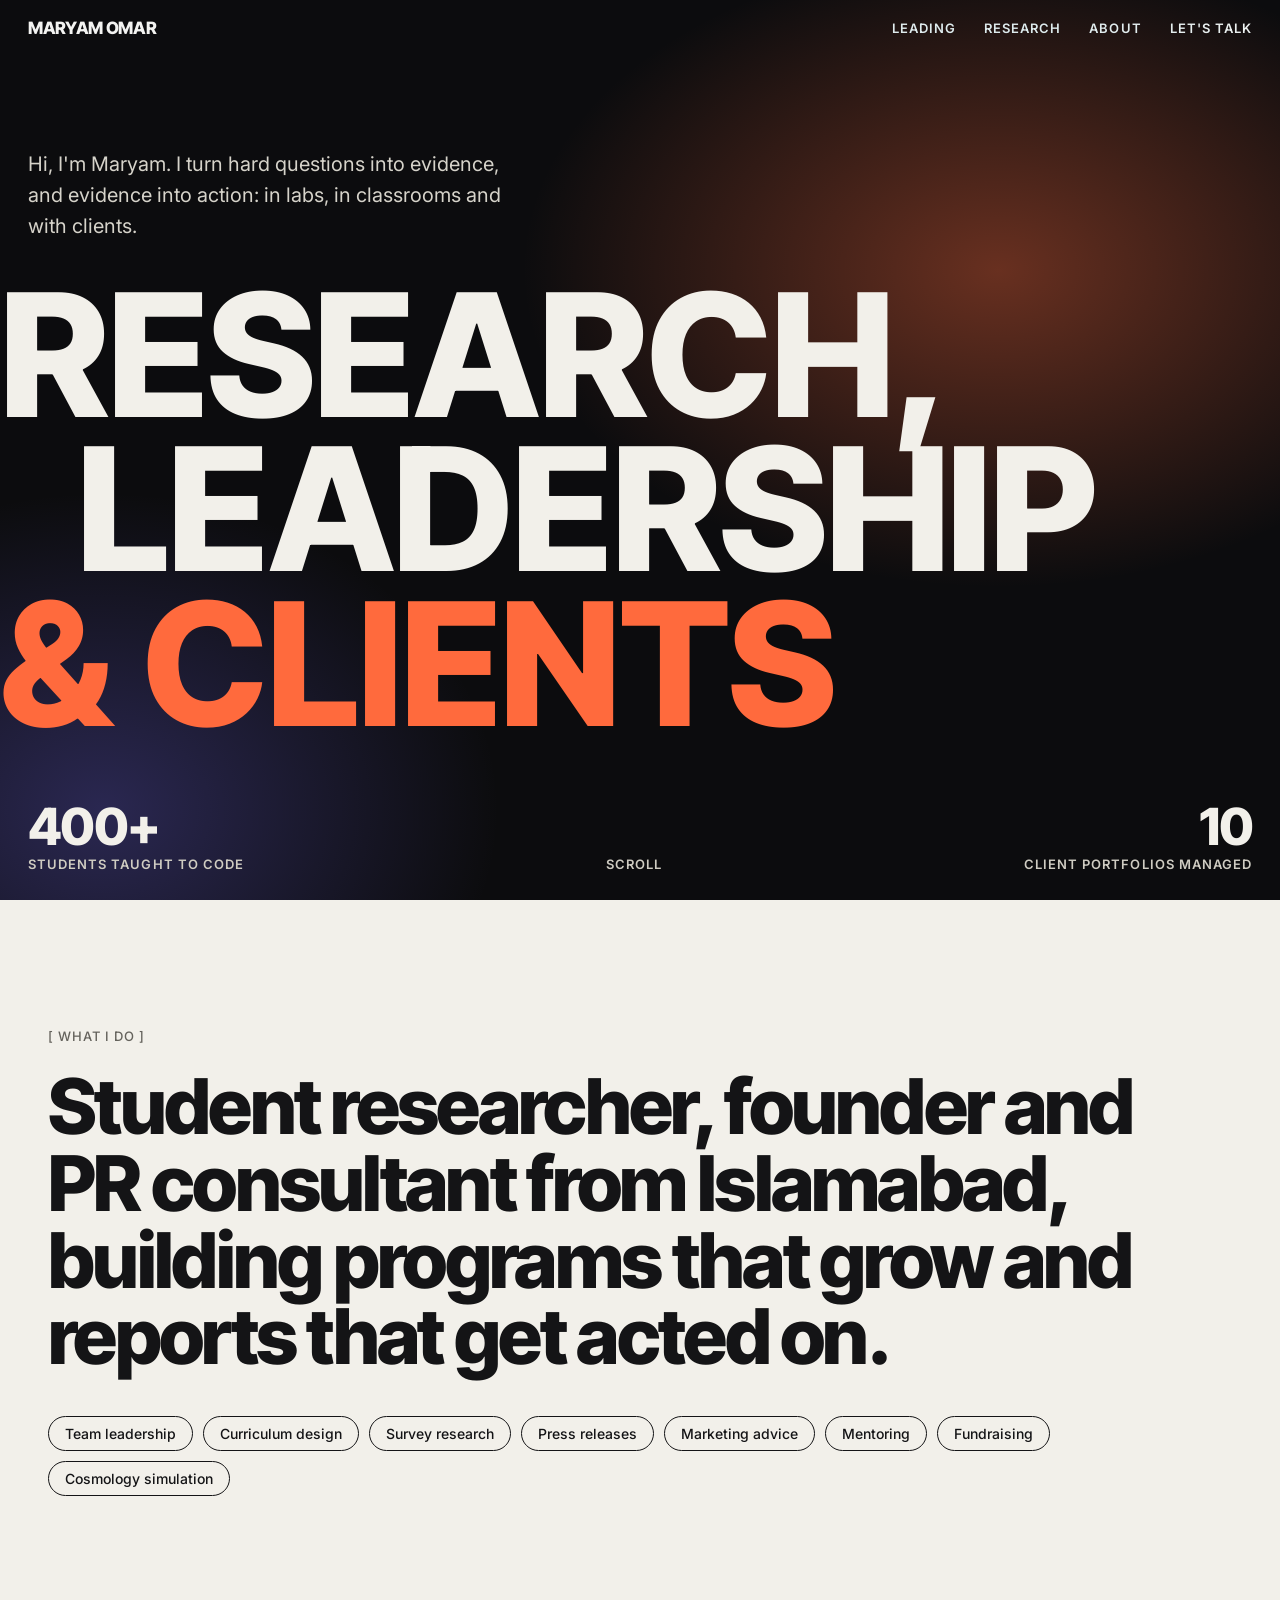
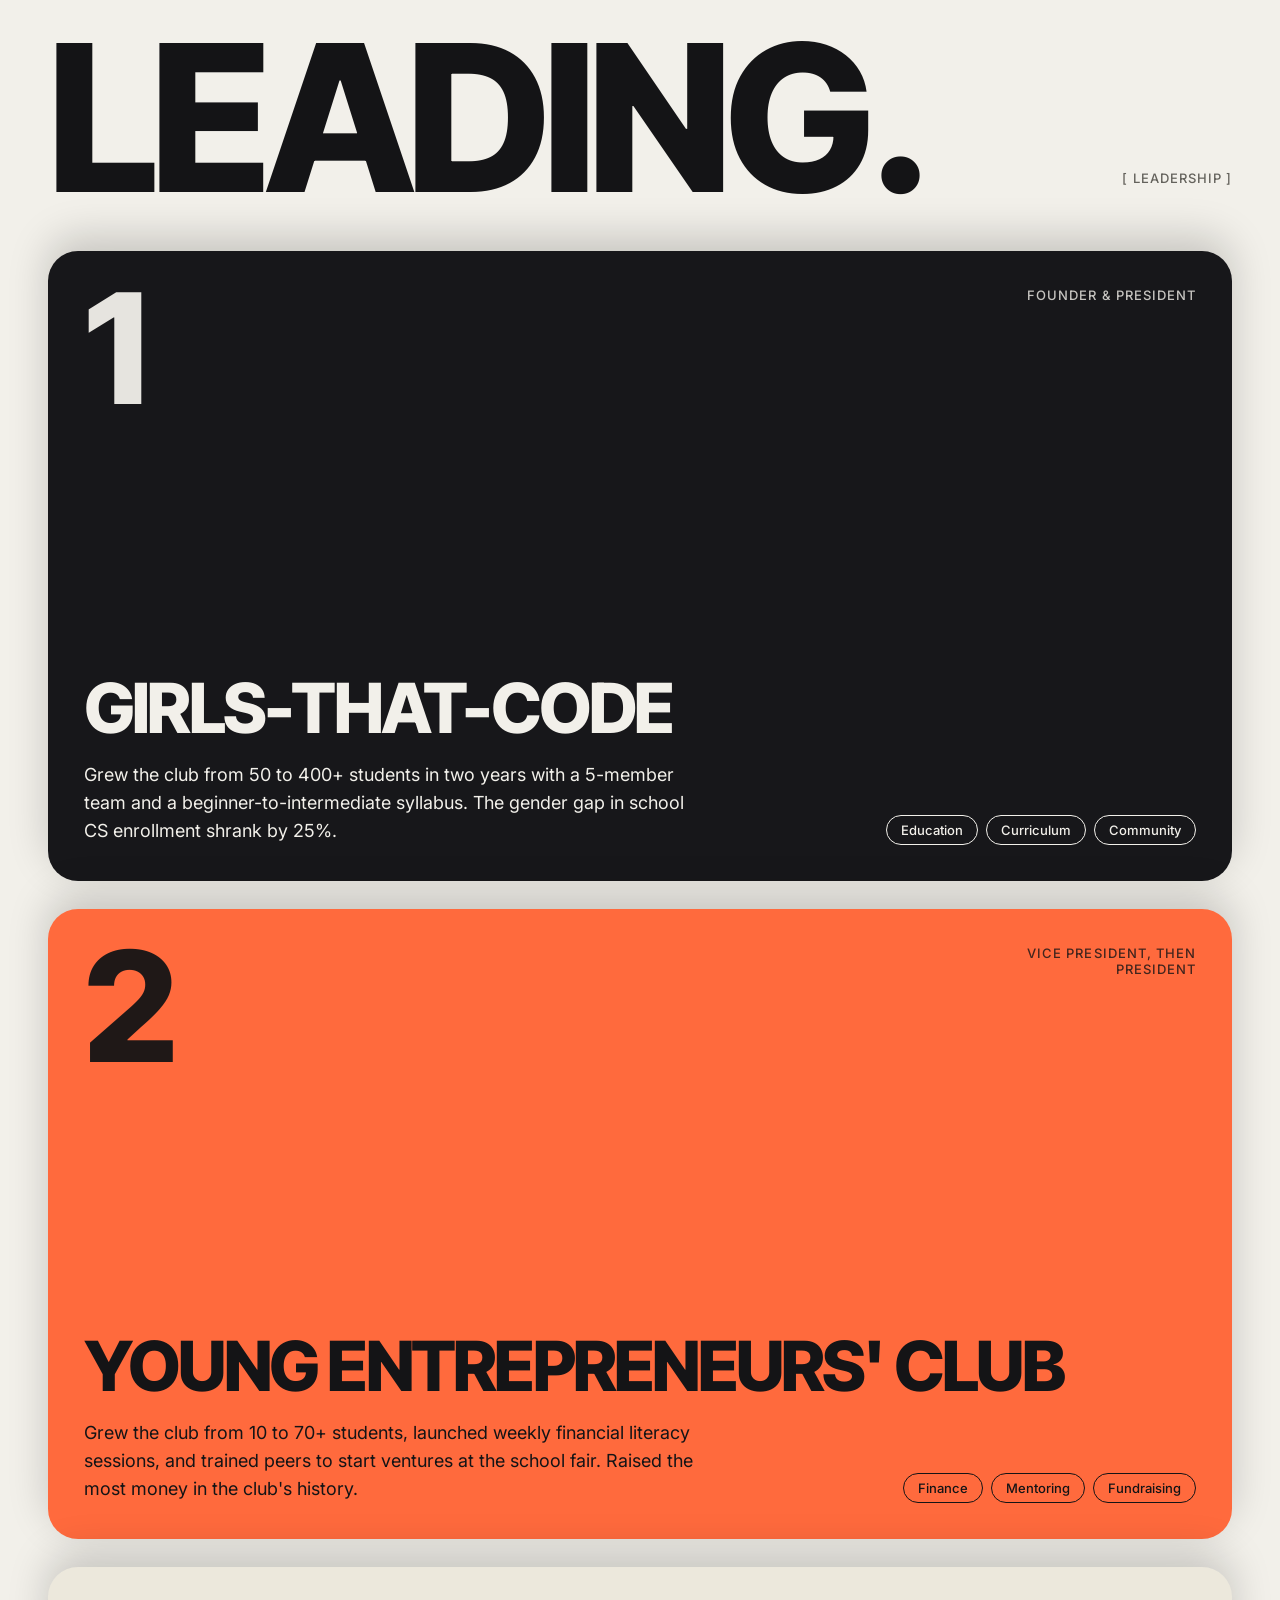
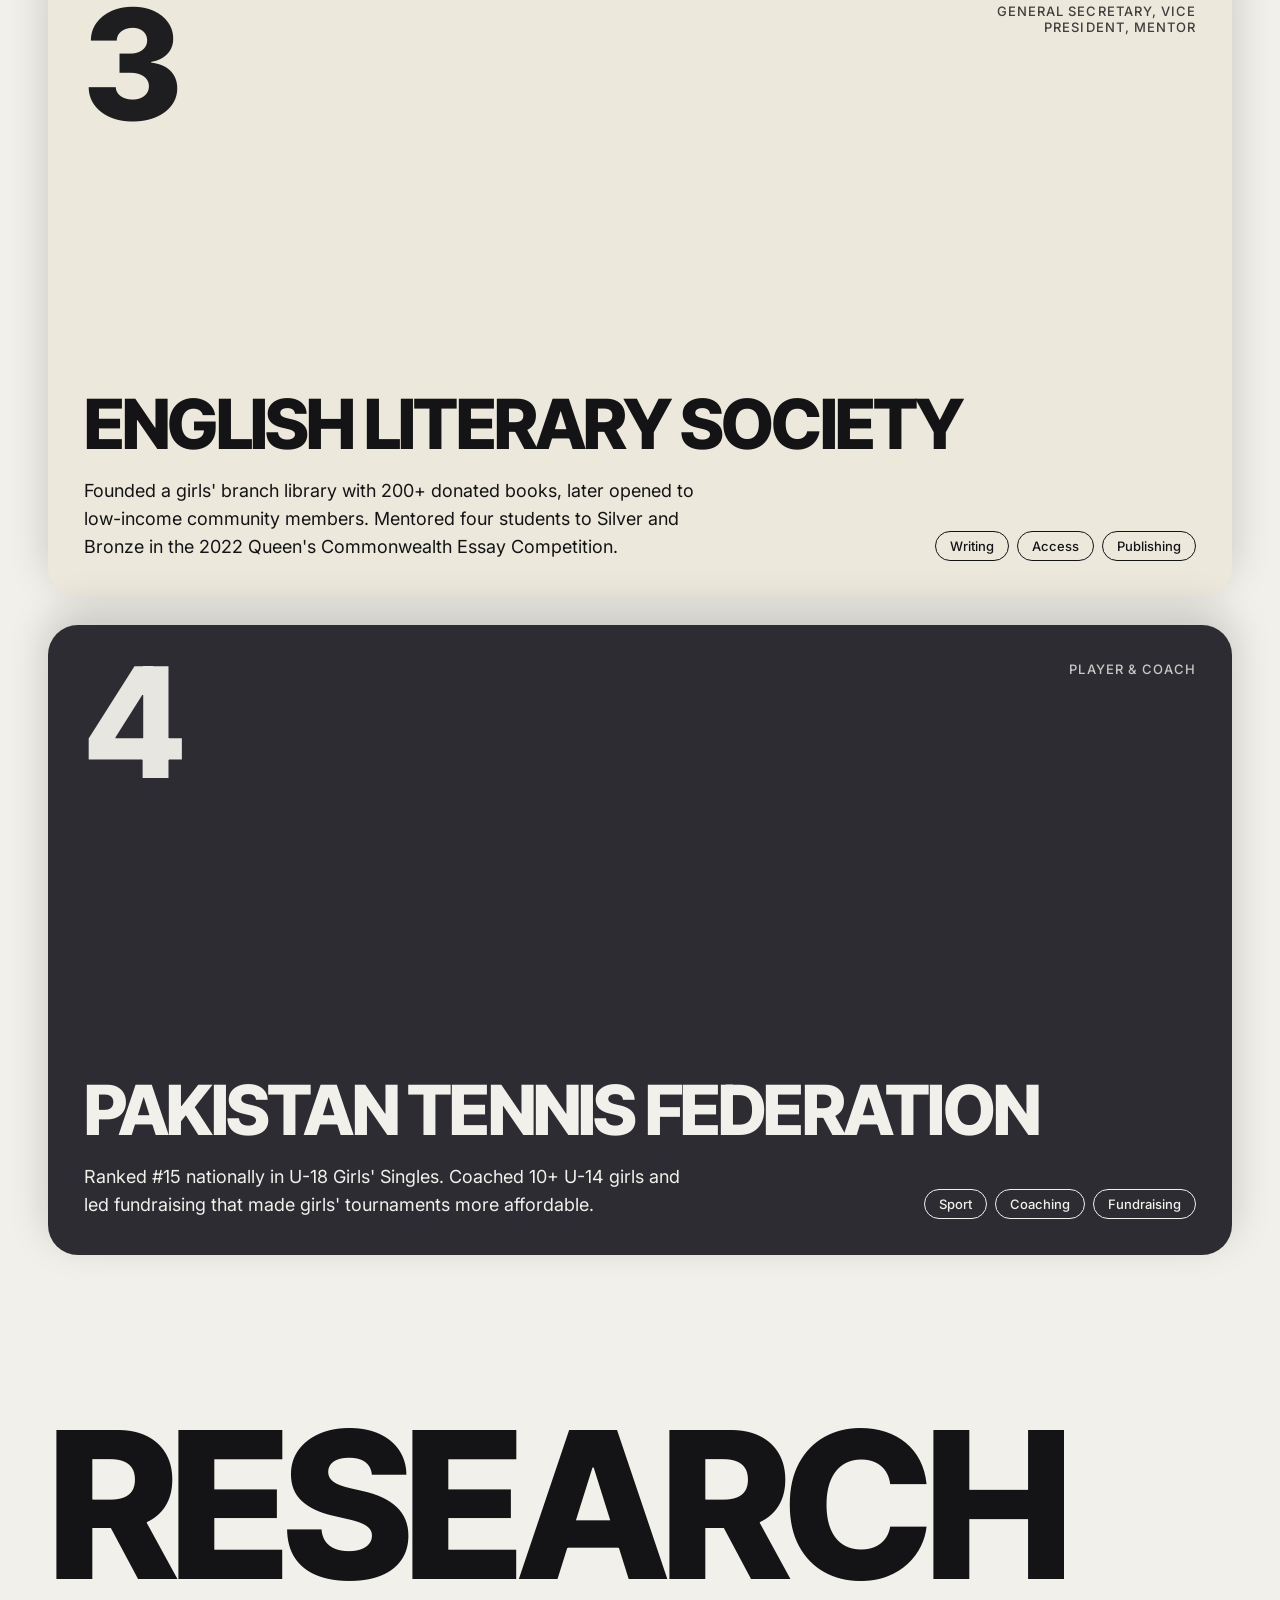
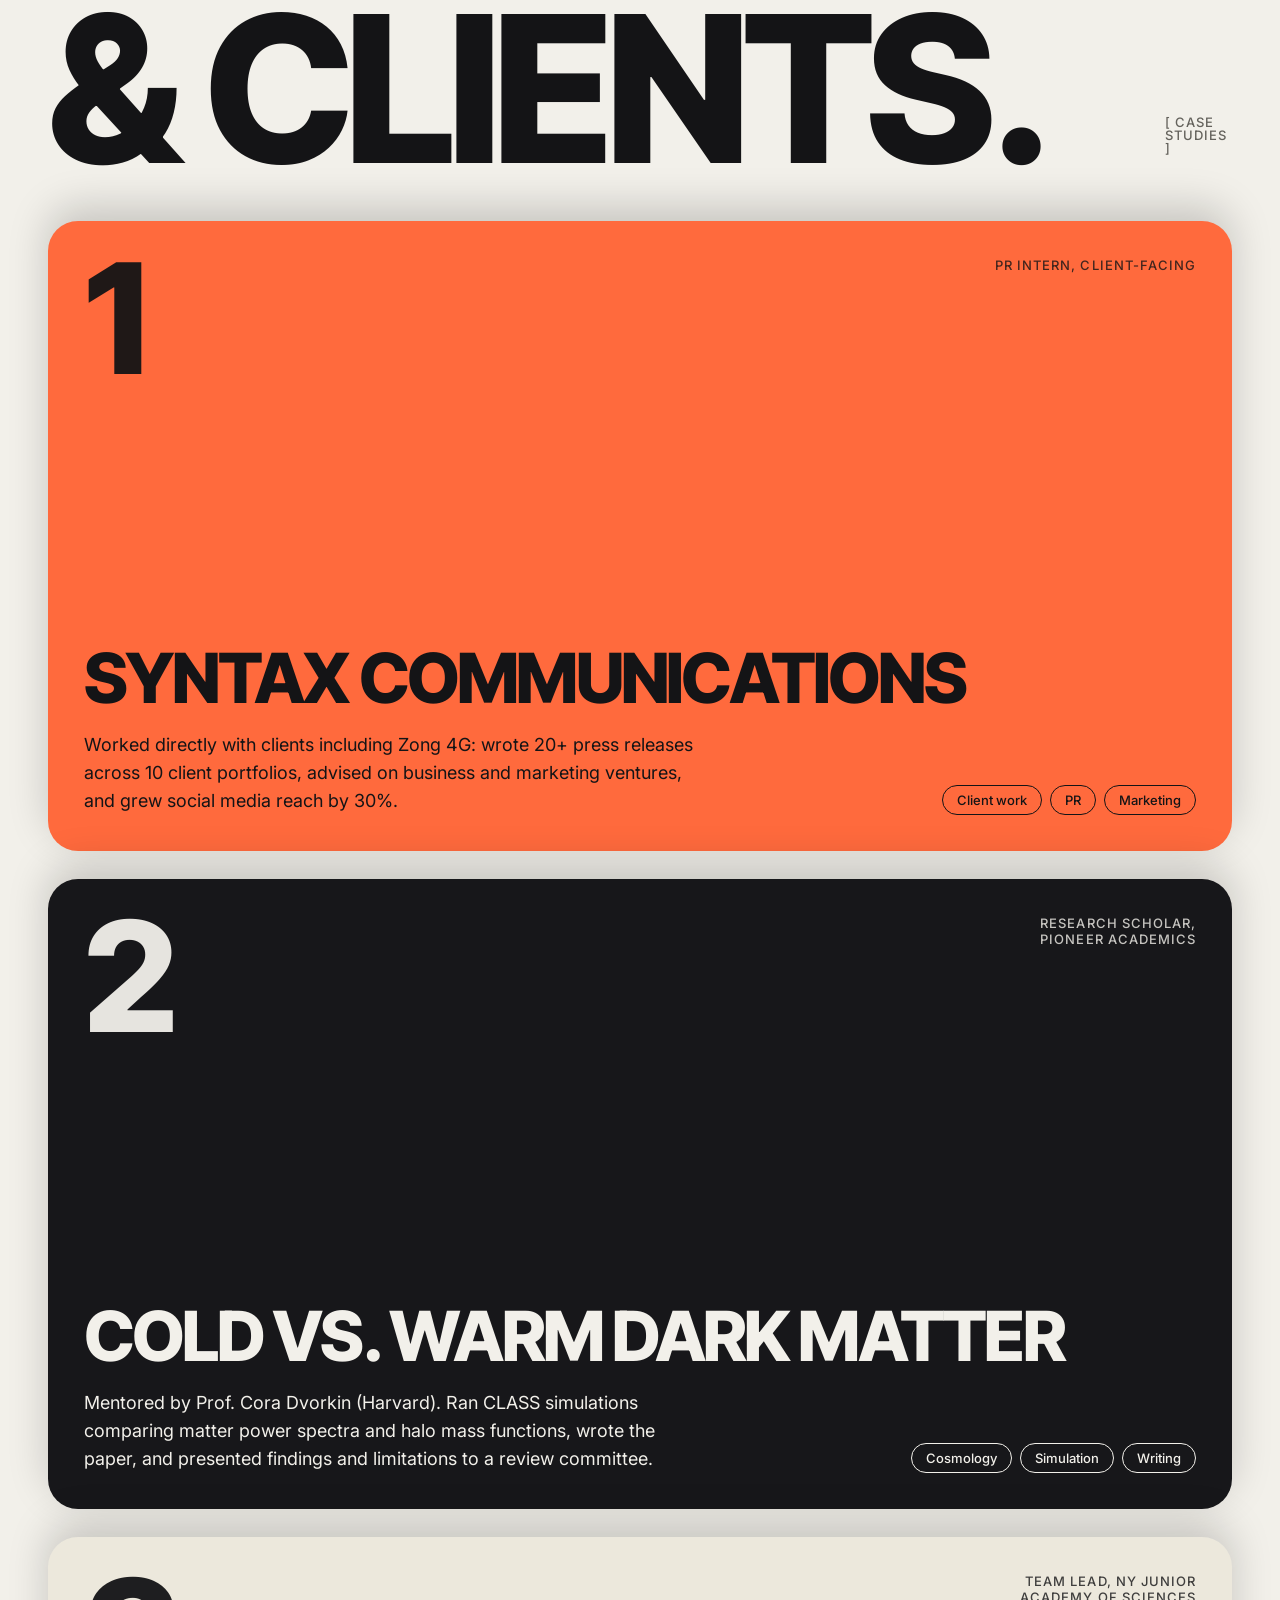
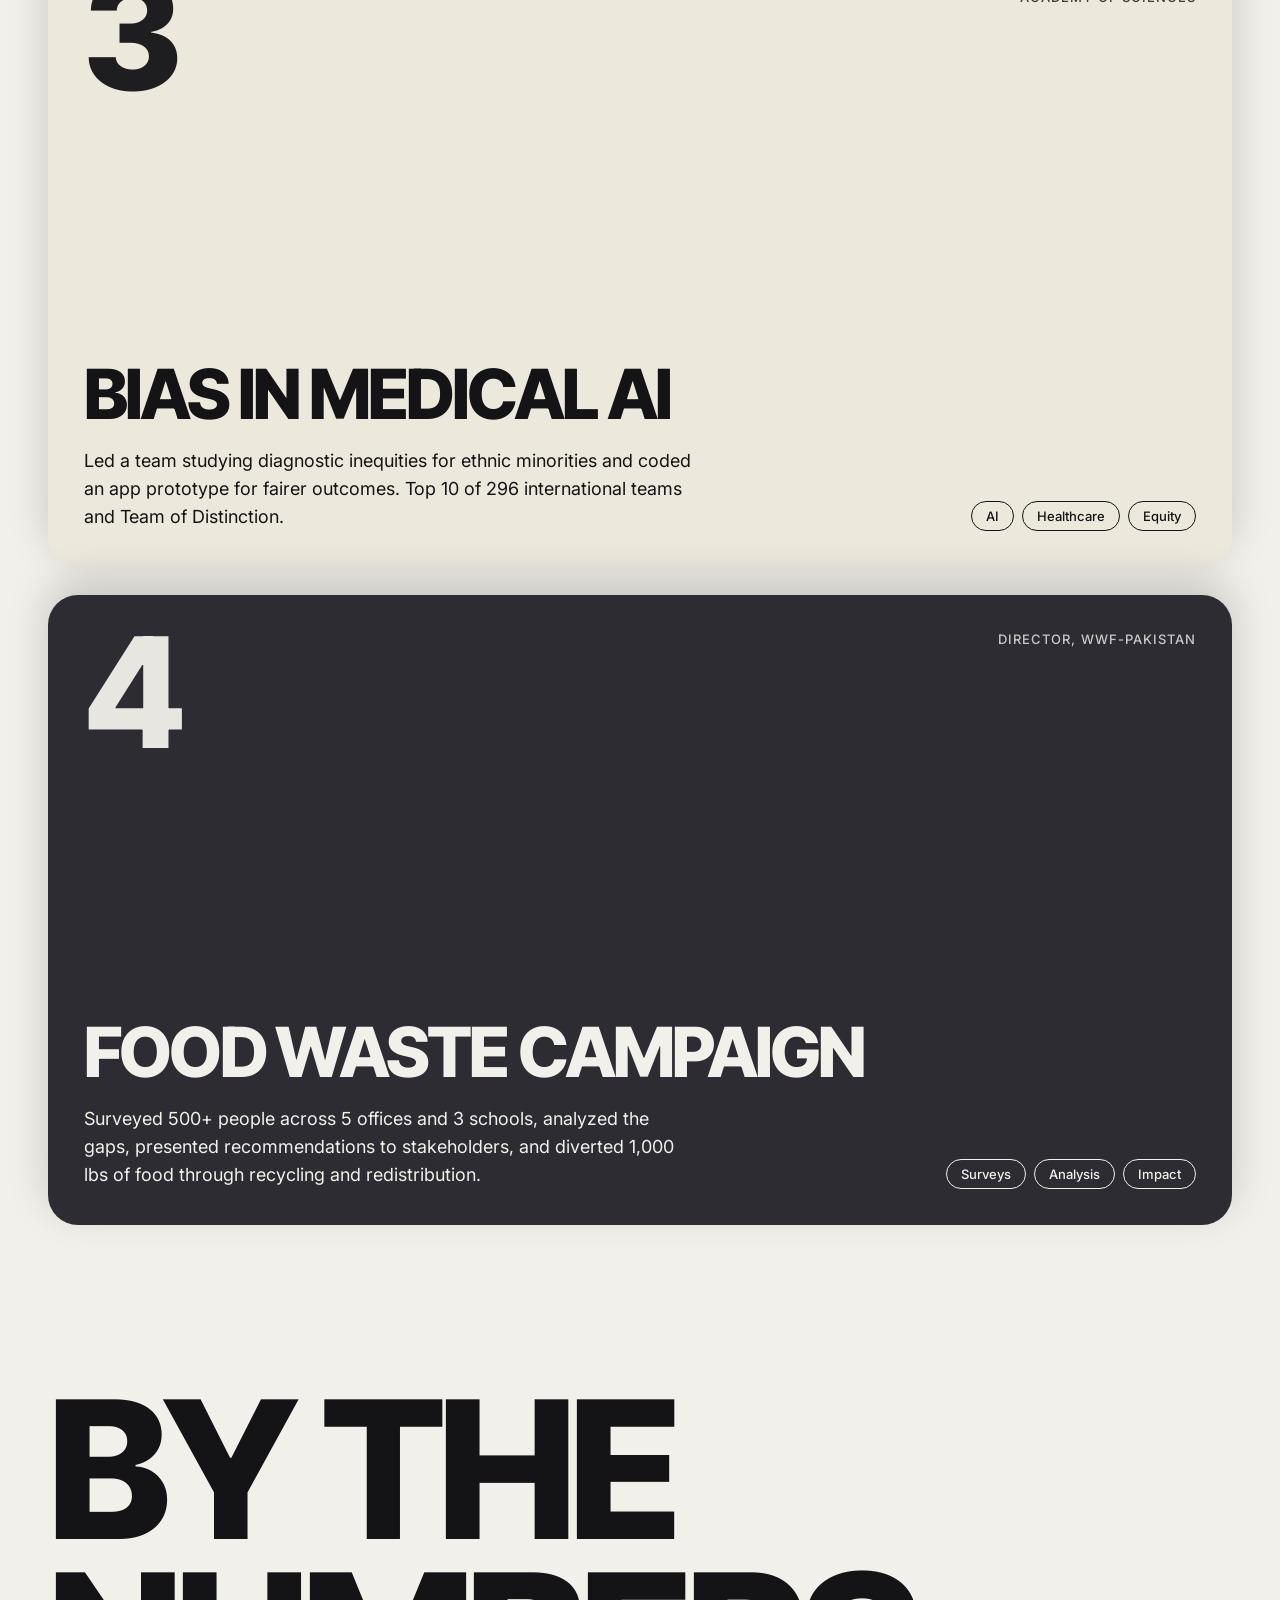
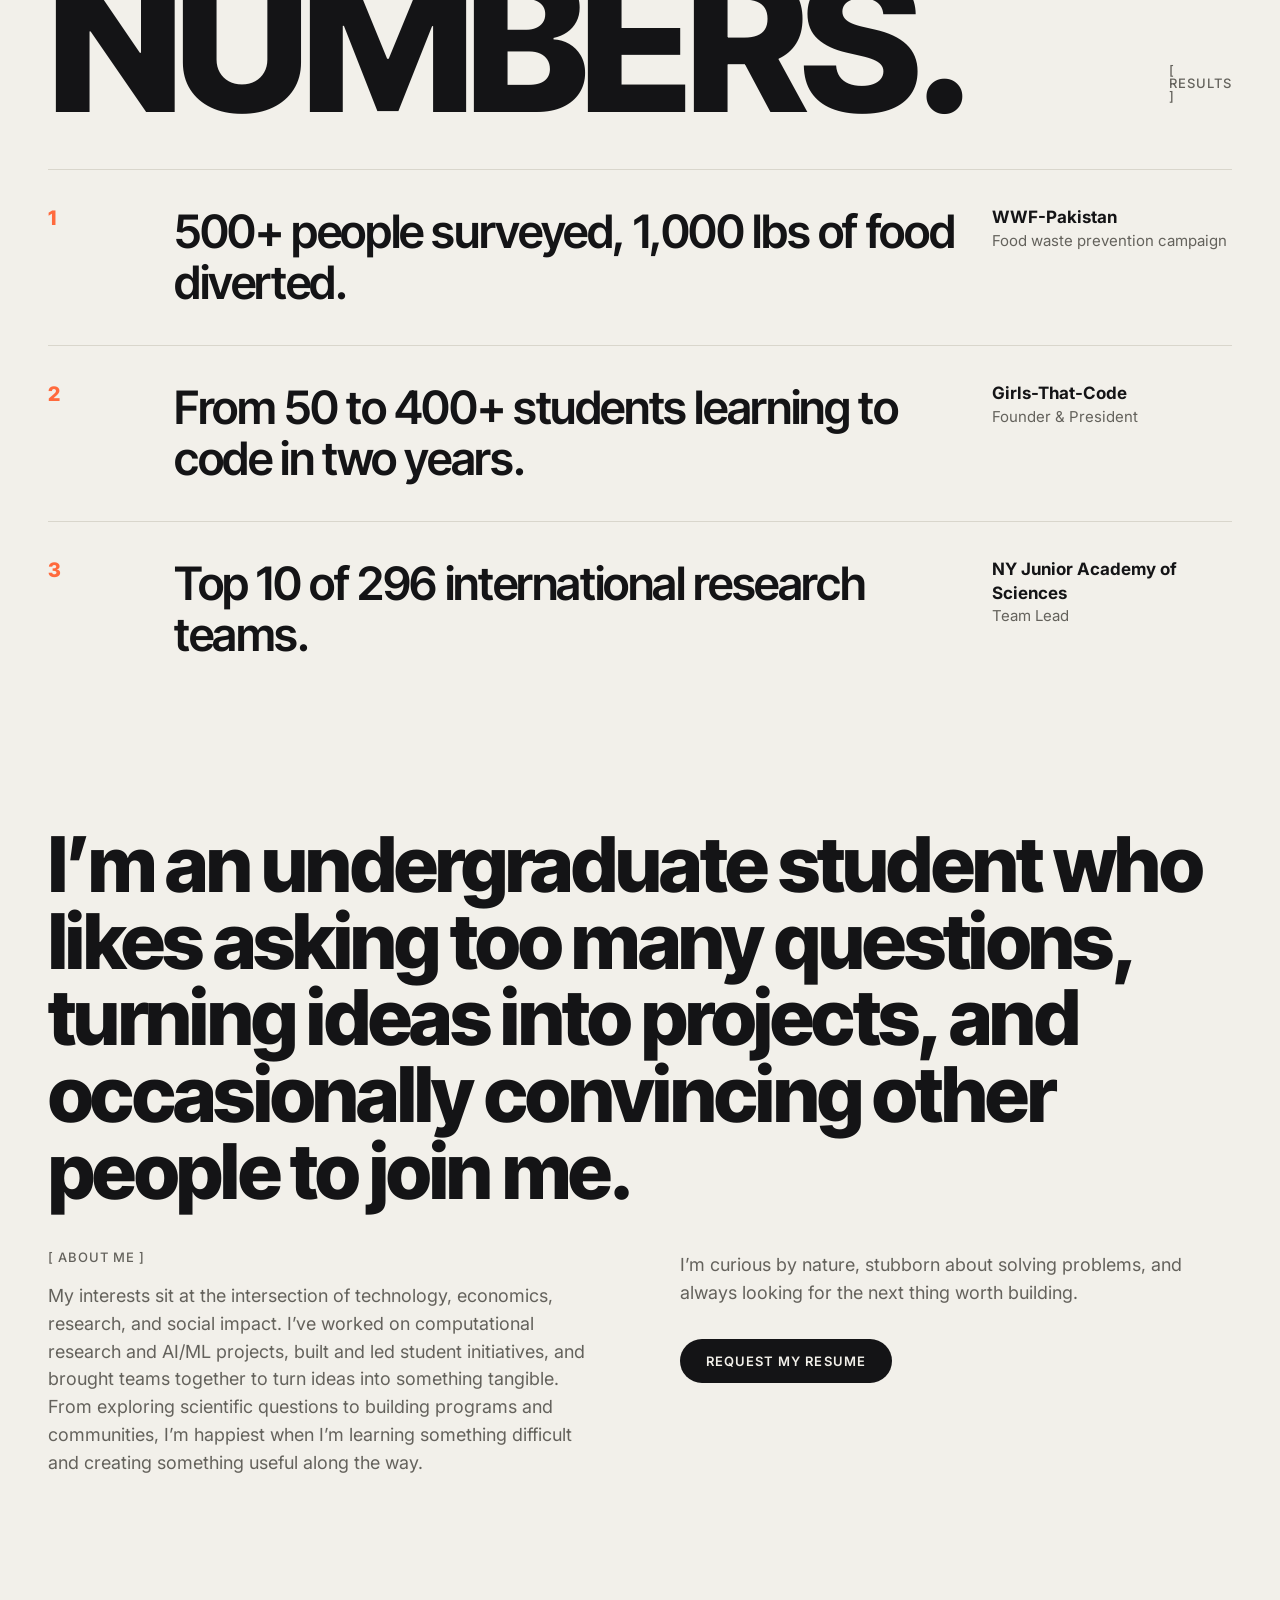
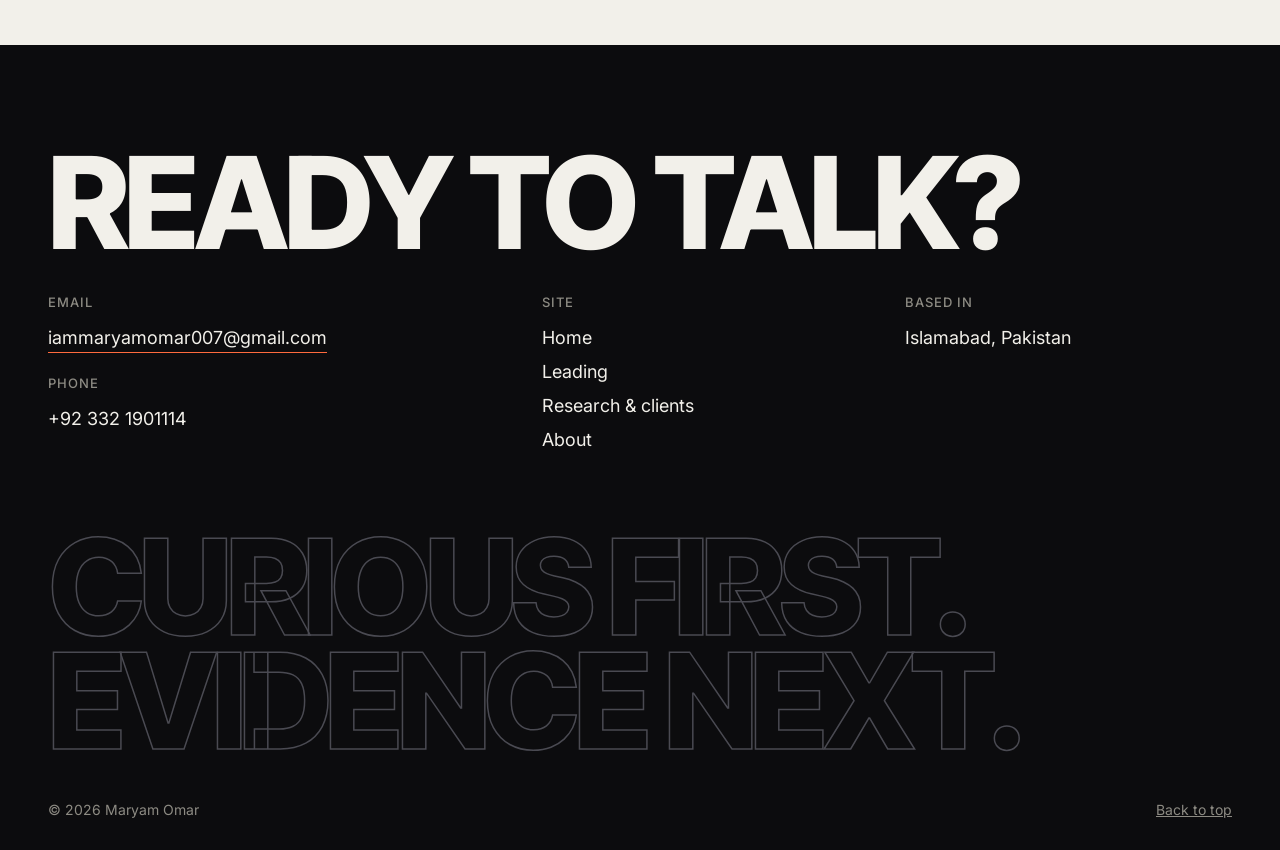
<file: index.html>
<!DOCTYPE html>
<html lang="en">
<head>
<meta charset="utf-8">
<meta name="viewport" content="width=device-width, initial-scale=1, viewport-fit=cover">
<title>Maryam Omar | Research, Leadership and Client Work</title>
<link rel="preconnect" href="https://fonts.googleapis.com">
<link rel="preconnect" href="https://fonts.gstatic.com" crossorigin>
<link href="https://fonts.googleapis.com/css2?family=Inter+Tight:wght@500;600;800&family=Inter:wght@400;500;600&display=swap" rel="stylesheet">
<link rel="stylesheet" href="style.css">
</head>
<body id="top">
<nav><b>Maryam Omar</b><div><a href="#leading">Leading</a><a href="#research">Research</a><a href="#about">About</a><a href="mailto:iammaryamomar007@gmail.com">Let's talk</a></div></nav>

<header class="hero">
  <p class="intro">Hi, I'm Maryam. I turn hard questions into evidence, and evidence into action: in labs, in classrooms and with clients.</p>
  <h1 class="ttl"><span data-d="-.06">Research,</span><span data-d=".08">Leadership</span><span data-d="-.05">&amp; Clients</span></h1>
  <div class="hstats">
    <div><b data-count="400" data-suf="+">400+</b>students taught to code</div>
    <div class="scroll">Scroll</div>
    <div style="text-align:right"><b data-count="10">10</b>client portfolios managed</div>
  </div>
</header>

<section class="what">
  <div class="wrap">
    <p class="lab rv">[ What I do ]</p>
    <h2 class="rv">Student researcher, founder and PR consultant from Islamabad, building programs that grow and reports that get acted on.</h2>
    <ul class="chips rv"><li>Team leadership</li><li>Curriculum design</li><li>Survey research</li><li>Press releases</li><li>Marketing advice</li><li>Mentoring</li><li>Fundraising</li><li>Cosmology simulation</li></ul>
  </div>
</section>

<section id="leading">
  <div class="wrap">
    <div class="head"><h2 class="rv">Leading.</h2><p class="lab rv">[ Leadership ]</p></div>
    <div class="stack">
      <article class="card c0" style="--i:0"><div class="top"><span class="n">1</span><span class="role">Founder &amp; President</span></div>
        <h3>Girls-That-Code</h3>
        <div class="bot"><p>Grew the club from 50 to 400+ students in two years with a 5-member team and a beginner-to-intermediate syllabus. The gender gap in school CS enrollment shrank by 25%.</p><ul><li>Education</li><li>Curriculum</li><li>Community</li></ul></div></article>
      <article class="card c1" style="--i:1"><div class="top"><span class="n">2</span><span class="role">Vice President, then President</span></div>
        <h3>Young Entrepreneurs' Club</h3>
        <div class="bot"><p>Grew the club from 10 to 70+ students, launched weekly financial literacy sessions, and trained peers to start ventures at the school fair. Raised the most money in the club's history.</p><ul><li>Finance</li><li>Mentoring</li><li>Fundraising</li></ul></div></article>
      <article class="card c2" style="--i:2"><div class="top"><span class="n">3</span><span class="role">General Secretary, Vice President, Mentor</span></div>
        <h3>English Literary Society</h3>
        <div class="bot"><p>Founded a girls' branch library with 200+ donated books, later opened to low-income community members. Mentored four students to Silver and Bronze in the 2022 Queen's Commonwealth Essay Competition.</p><ul><li>Writing</li><li>Access</li><li>Publishing</li></ul></div></article>
      <article class="card c3" style="--i:3"><div class="top"><span class="n">4</span><span class="role">Player &amp; Coach</span></div>
        <h3>Pakistan Tennis Federation</h3>
        <div class="bot"><p>Ranked #15 nationally in U-18 Girls' Singles. Coached 10+ U-14 girls and led fundraising that made girls' tournaments more affordable.</p><ul><li>Sport</li><li>Coaching</li><li>Fundraising</li></ul></div></article>
    </div>
  </div>
</section>

<section id="research">
  <div class="wrap">
    <div class="head"><h2 class="rv">Research &amp; clients.</h2><p class="lab rv">[ Case studies ]</p></div>
    <div class="stack">
      <article class="card c1" style="--i:0"><div class="top"><span class="n">1</span><span class="role">PR Intern, client-facing</span></div>
        <h3>Syntax Communications</h3>
        <div class="bot"><p>Worked directly with clients including Zong 4G: wrote 20+ press releases across 10 client portfolios, advised on business and marketing ventures, and grew social media reach by 30%.</p><ul><li>Client work</li><li>PR</li><li>Marketing</li></ul></div></article>
      <article class="card c0" style="--i:1"><div class="top"><span class="n">2</span><span class="role">Research Scholar, Pioneer Academics</span></div>
        <h3>Cold vs. warm dark matter</h3>
        <div class="bot"><p>Mentored by Prof. Cora Dvorkin (Harvard). Ran CLASS simulations comparing matter power spectra and halo mass functions, wrote the paper, and presented findings and limitations to a review committee.</p><ul><li>Cosmology</li><li>Simulation</li><li>Writing</li></ul></div></article>
      <article class="card c2" style="--i:2"><div class="top"><span class="n">3</span><span class="role">Team Lead, NY Junior Academy of Sciences</span></div>
        <h3>Bias in medical AI</h3>
        <div class="bot"><p>Led a team studying diagnostic inequities for ethnic minorities and coded an app prototype for fairer outcomes. Top 10 of 296 international teams and Team of Distinction.</p><ul><li>AI</li><li>Healthcare</li><li>Equity</li></ul></div></article>
      <article class="card c3" style="--i:3"><div class="top"><span class="n">4</span><span class="role">Director, WWF-Pakistan</span></div>
        <h3>Food waste campaign</h3>
        <div class="bot"><p>Surveyed 500+ people across 5 offices and 3 schools, analyzed the gaps, presented recommendations to stakeholders, and diverted 1,000 lbs of food through recycling and redistribution.</p><ul><li>Surveys</li><li>Analysis</li><li>Impact</li></ul></div></article>
    </div>
  </div>
</section>

<section class="res">
  <div class="wrap">
    <div class="head"><h2 class="rv">By the numbers.</h2><p class="lab rv">[ Results ]</p></div>
    <div class="row rv"><i>1</i><q>500+ people surveyed, 1,000 lbs of food diverted.</q><small><b>WWF-Pakistan</b>Food waste prevention campaign</small></div>
    <div class="row rv"><i>2</i><q>From 50 to 400+ students learning to code in two years.</q><small><b>Girls-That-Code</b>Founder &amp; President</small></div>
    <div class="row rv"><i>3</i><q>Top 10 of 296 international research teams.</q><small><b>NY Junior Academy of Sciences</b>Team Lead</small></div>
  </div>
</section>

<section id="about">
  <div class="wrap about">
    <h2 class="rv">I’m an undergraduate student who likes asking too many questions, turning ideas into projects, and occasionally convincing other people to join me.</h2>
    <div class="rv"><p class="lab">[ About me ]</p>
      <p>My interests sit at the intersection of technology, economics, research, and social impact. I’ve worked on computational research and AI/ML projects, built and led student initiatives, and brought teams together to turn ideas into something tangible. From exploring scientific questions to building programs and communities, I’m happiest when I’m learning something difficult and creating something useful along the way.</p></div>
    <div class="rv"><p>I’m curious by nature, stubborn about solving problems, and always looking for the next thing worth building.</p>
      <a class="btn" href="mailto:iammaryamomar007@gmail.com?subject=Resume%20request">Request my resume</a></div>
  </div>
</section>

<footer>
  <div class="wrap">
    <h2 class="rv">Ready to talk?</h2>
    <div class="fg">
      <div><small>Email</small><button class="copy" id="cp" data-v="iammaryamomar007@gmail.com">iammaryamomar007@gmail.com</button><small style="margin-top:22px">Phone</small><span>+92 332 1901114</span></div>
      <div><small>Site</small><a href="#top">Home</a><a href="#leading">Leading</a><a href="#research">Research &amp; clients</a><a href="#about">About</a></div>
      <div><small>Based in</small><span>Islamabad, Pakistan</span></div>
    </div>
    <div class="giant" aria-hidden="true">Curious first.<br>Evidence next.</div>
    <div class="fb"><span>&copy; 2026 Maryam Omar</span><a href="#top">Back to top</a></div>
  </div>
</footer>

<script src="script.js"></script>
</body>
</html>
</file>
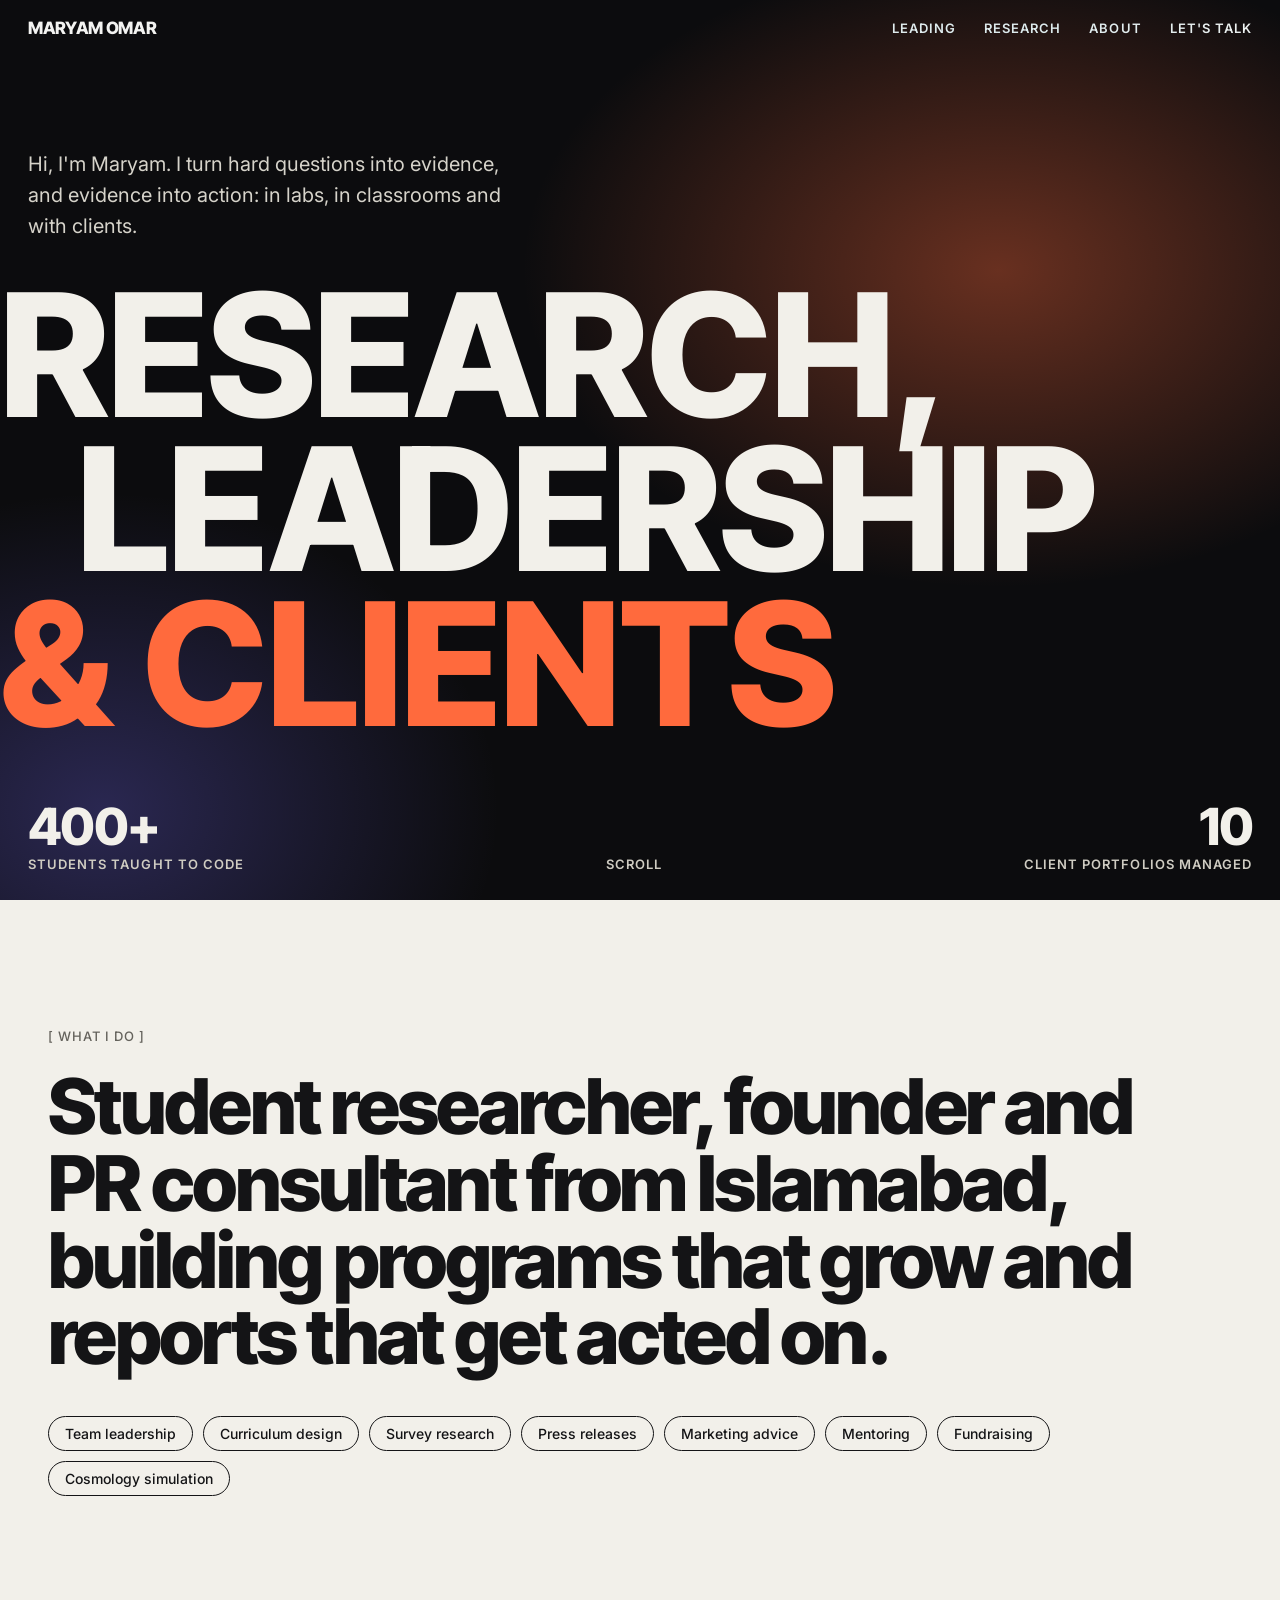
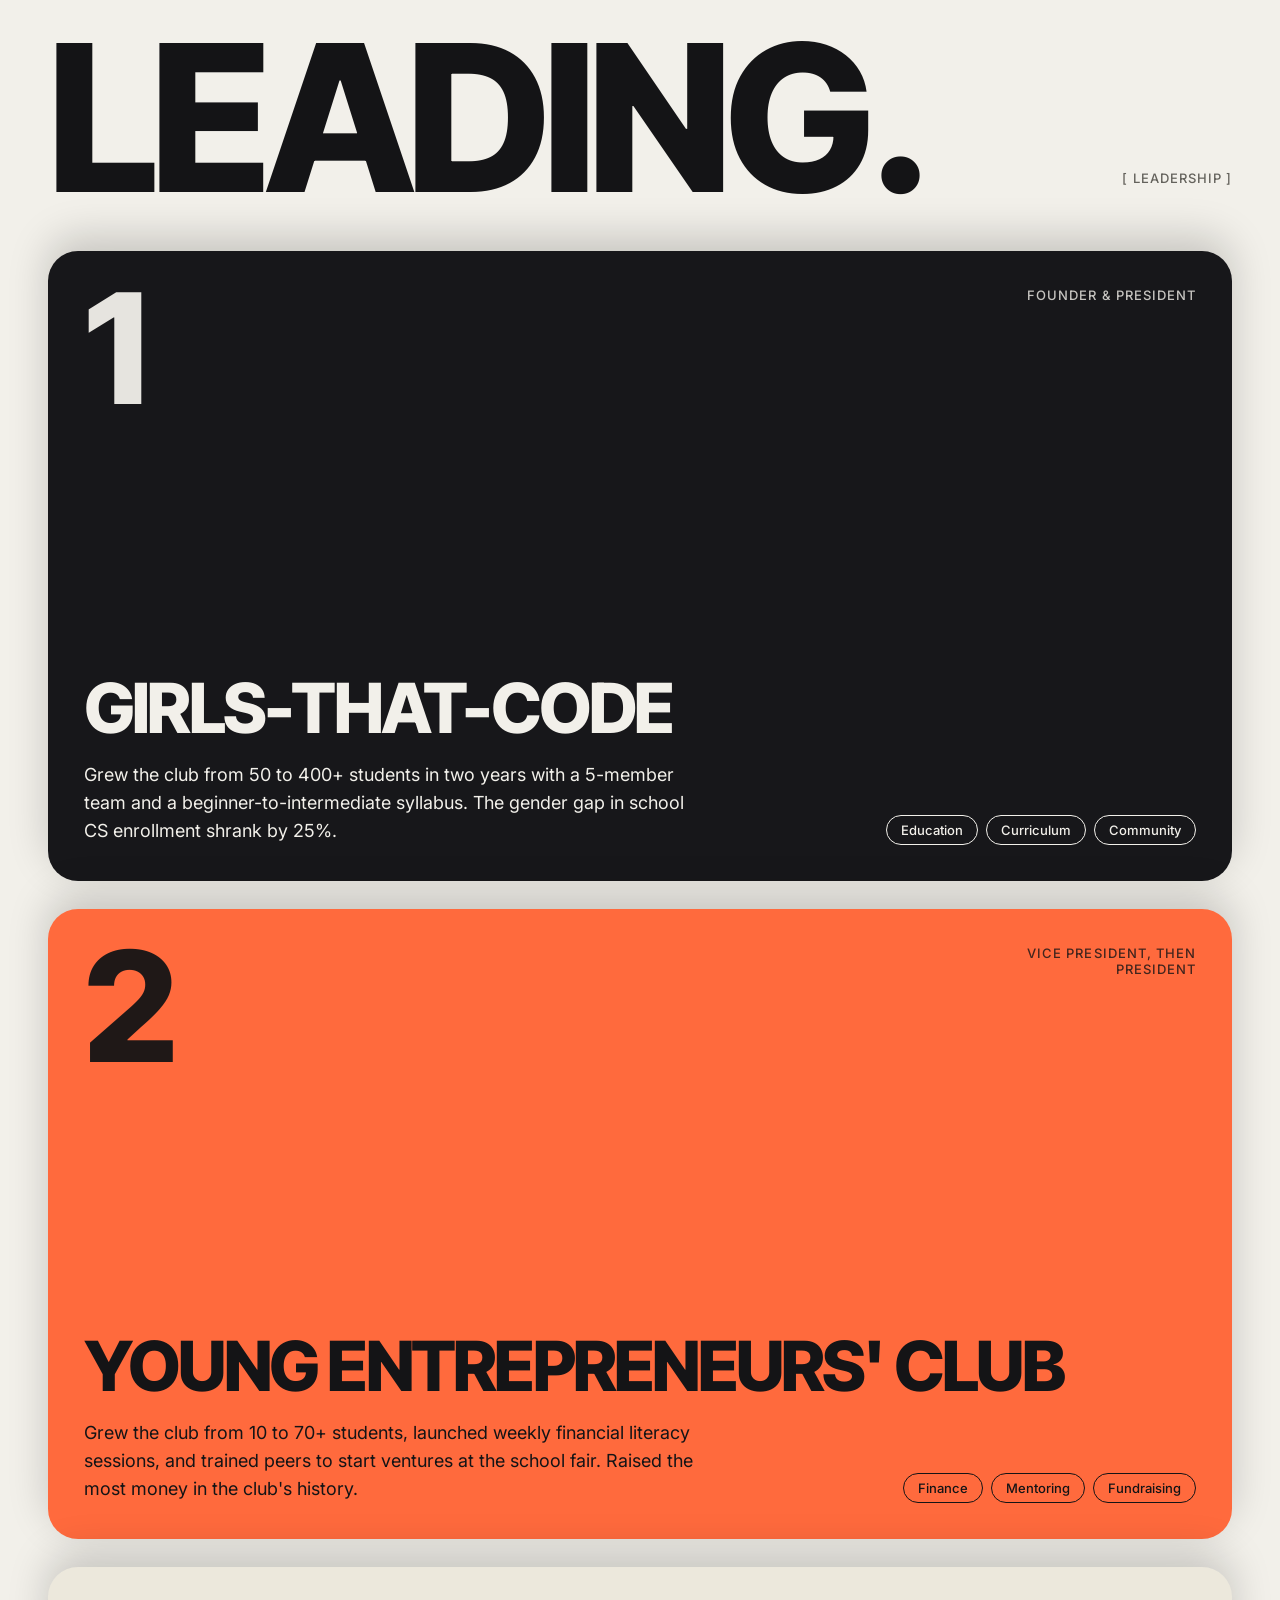
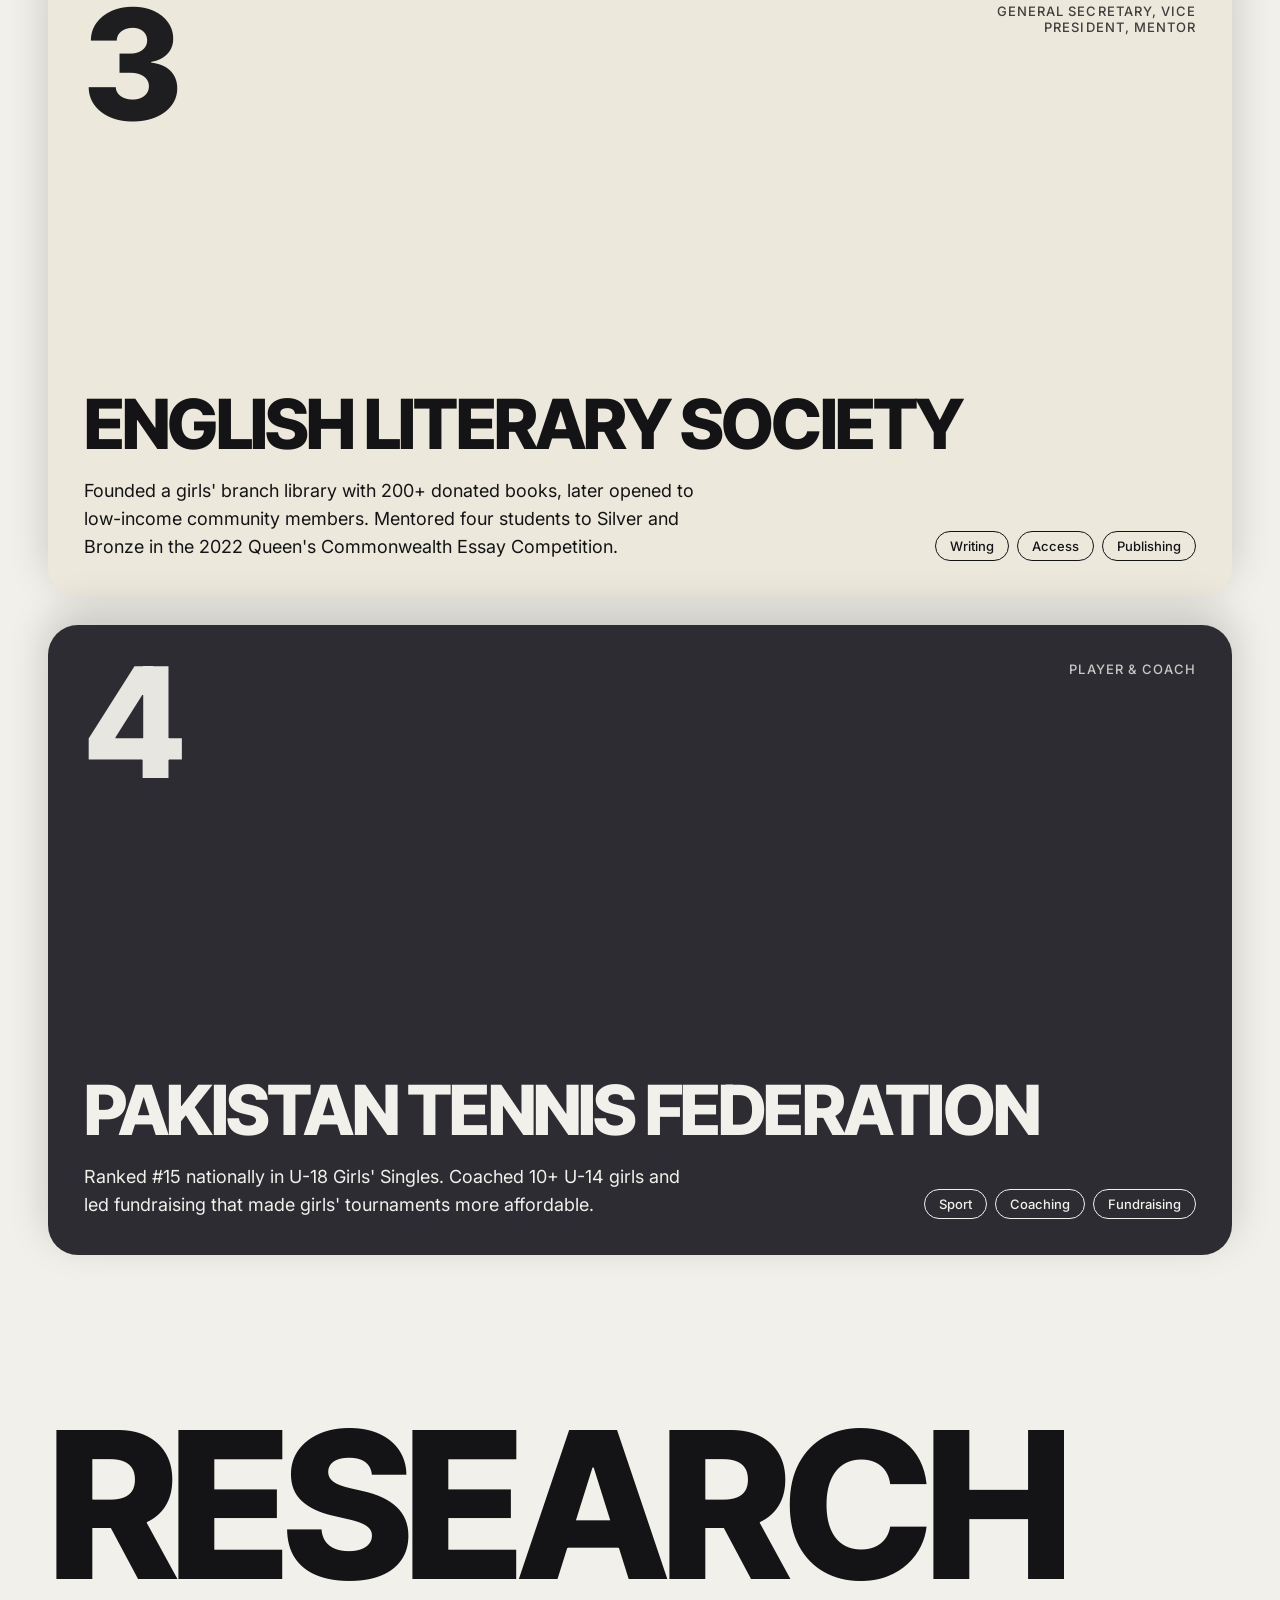
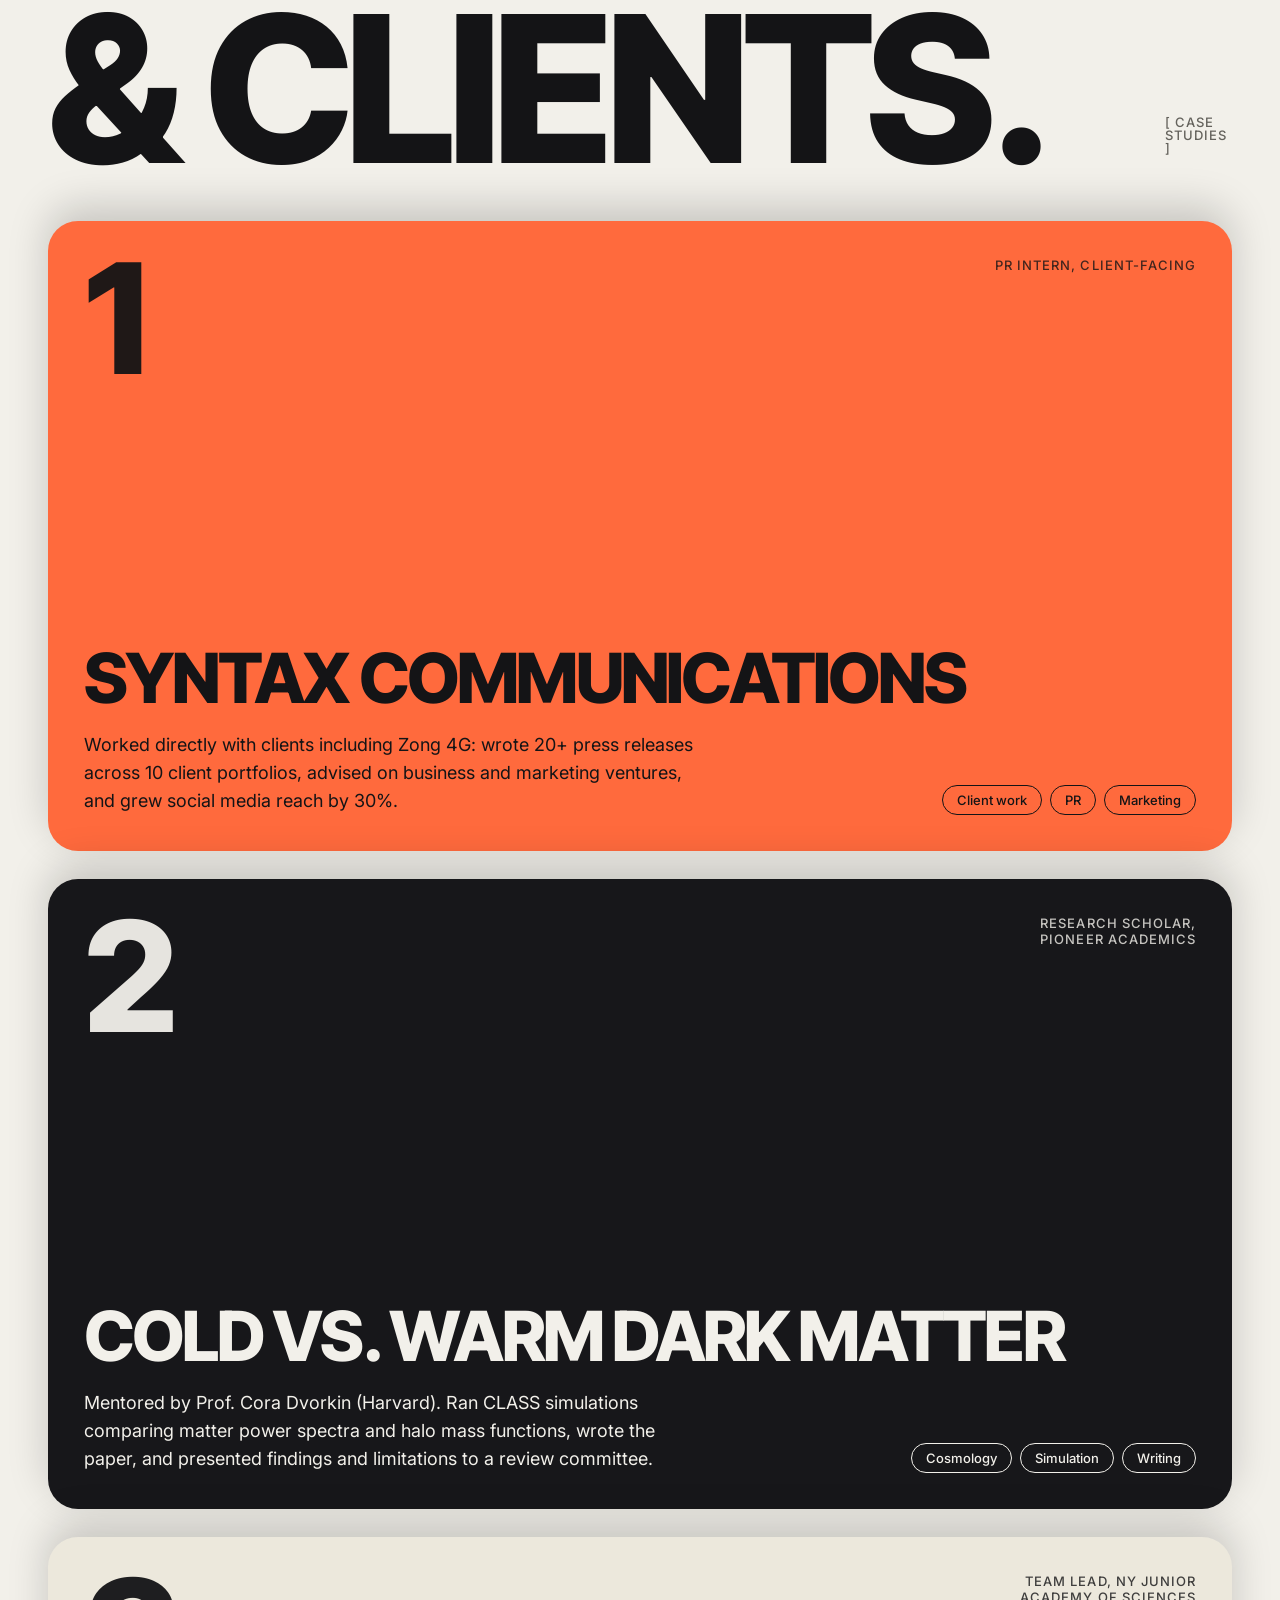
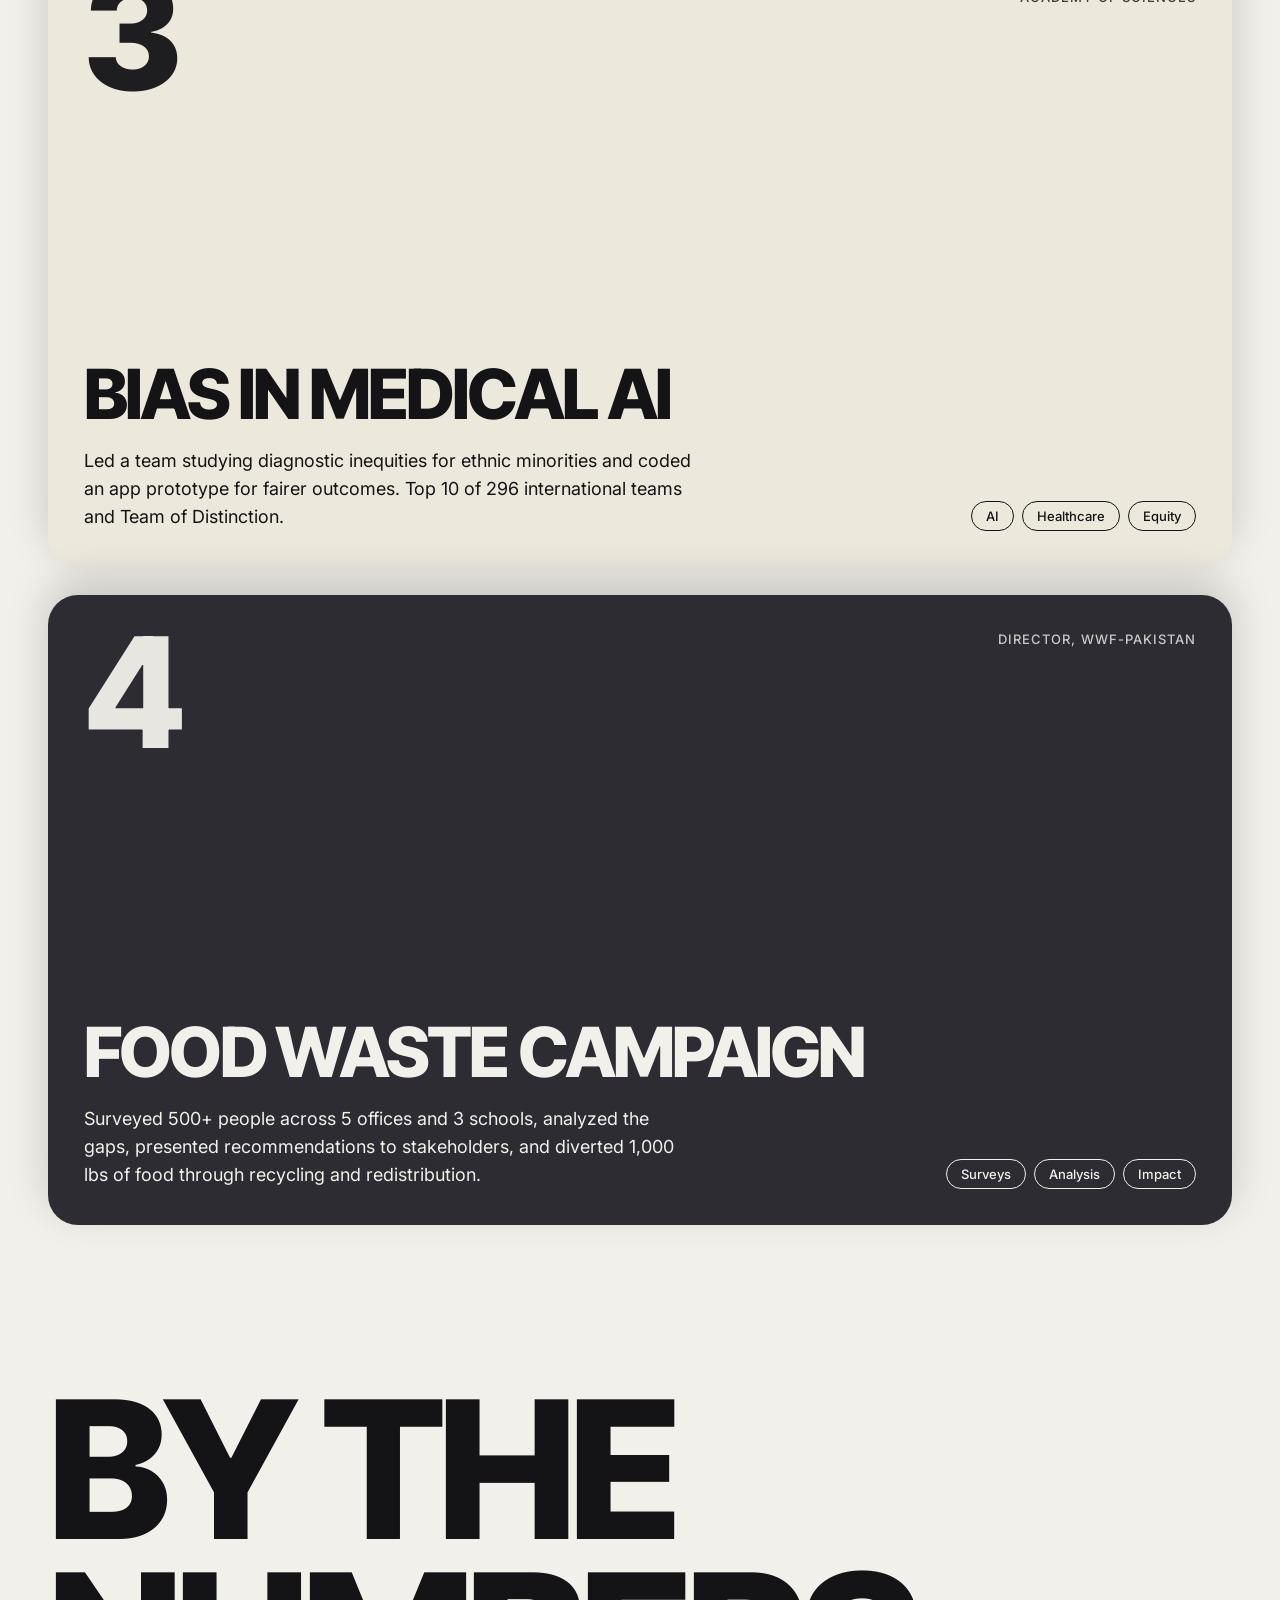
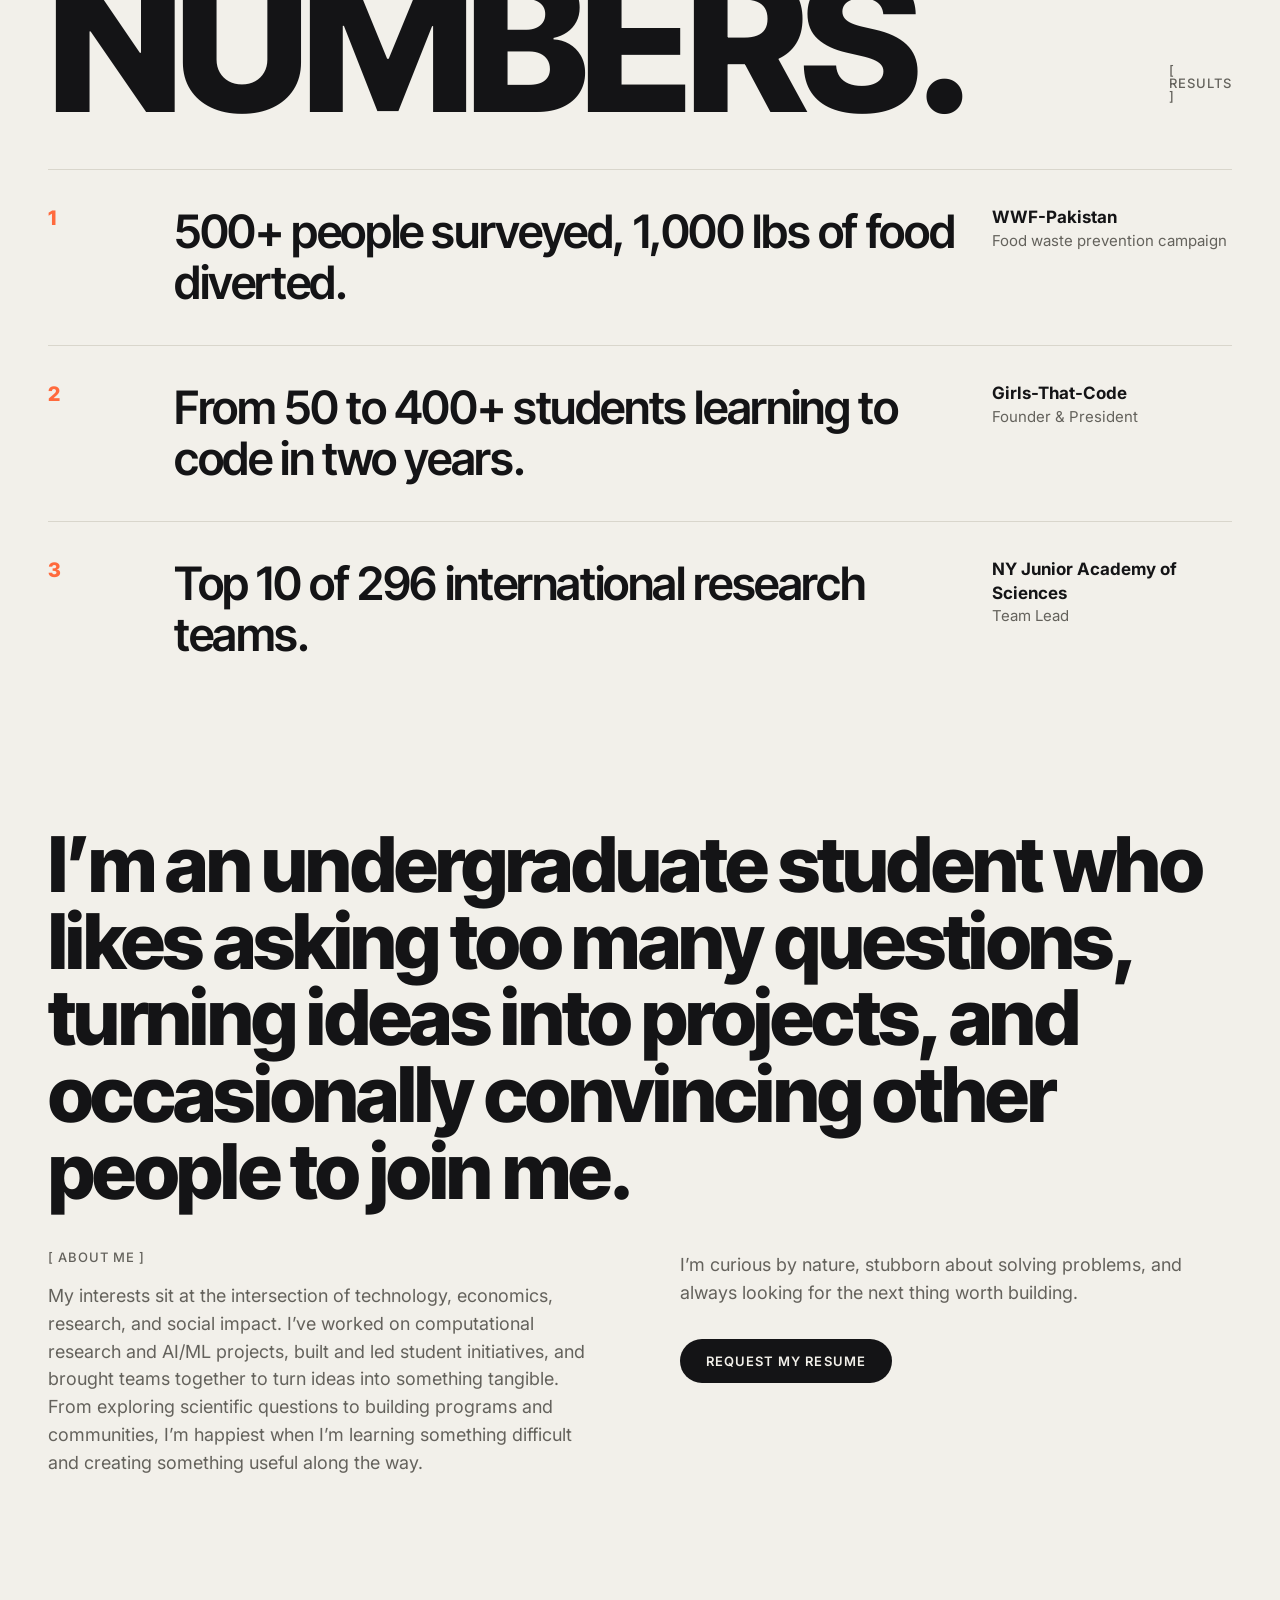
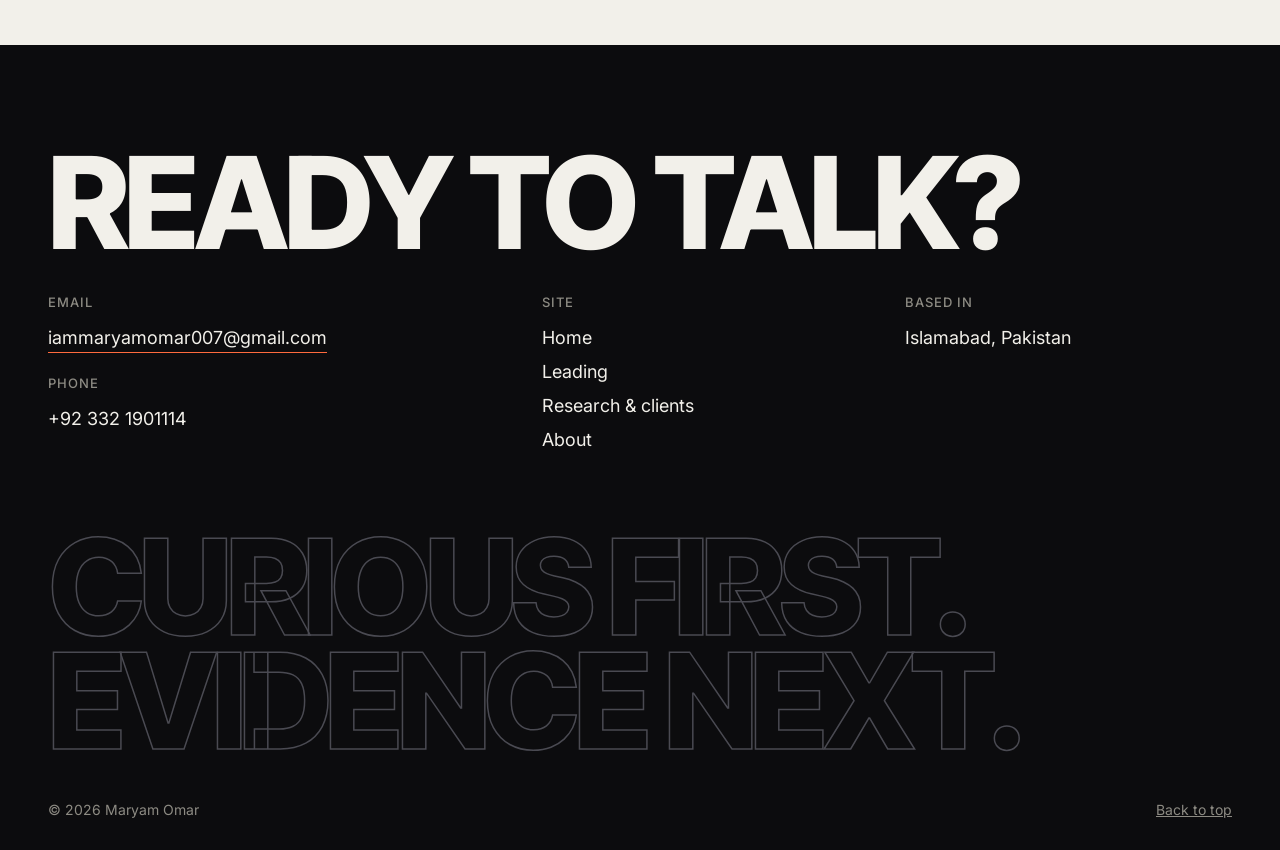
<file: index.html.html>
<!DOCTYPE html>
<html lang="en">
<head>
<meta charset="utf-8">
<meta name="viewport" content="width=device-width, initial-scale=1, viewport-fit=cover">
<title>Maryam Omar | Research, Leadership and Client Work</title>
<link rel="preconnect" href="https://fonts.googleapis.com">
<link rel="preconnect" href="https://fonts.gstatic.com" crossorigin>
<link href="https://fonts.googleapis.com/css2?family=Inter+Tight:wght@500;600;800&family=Inter:wght@400;500;600&display=swap" rel="stylesheet">
<style>
:root{box-sizing:border-box;padding-top:env(safe-area-inset-top,0px);padding-bottom:env(safe-area-inset-bottom,0px);
  --bg:#f2f0ea;--ink:#141416;--mut:#64625c;--line:#d9d6cc;--acc:#ff6a3d;--dk:#0c0c0e}
html{scroll-padding-top:env(safe-area-inset-top,0px);scroll-behavior:smooth;height:100%}
@media (prefers-color-scheme:dark){:root:not([data-theme="light"]){--bg:#0c0c0e;--ink:#f2f0ea;--mut:#a09e96;--line:#2a2a2e}}
:root[data-theme="dark"]{--bg:#0c0c0e;--ink:#f2f0ea;--mut:#a09e96;--line:#2a2a2e}
*,*::before,*::after{box-sizing:border-box}
body{margin:0;background:var(--bg);color:var(--ink);font:400 18px/1.55 Inter,system-ui,-apple-system,"Segoe UI",Helvetica,Arial,sans-serif;overflow-x:hidden}
h1,h2,h3,.d{font-family:"Inter Tight",Inter,Helvetica,Arial,sans-serif;margin:0;text-transform:uppercase;letter-spacing:-.04em;line-height:.9;font-weight:800}
a{color:inherit}
a:focus-visible,button:focus-visible{outline:3px solid var(--acc);outline-offset:3px}
.wrap{max-width:1240px;margin:0 auto;padding:0 28px}
.lab{font:500 13px/1 Inter,sans-serif;letter-spacing:.08em;text-transform:uppercase;color:var(--mut);margin:0 0 26px}

nav{position:fixed;top:0;left:0;right:0;z-index:20;display:flex;justify-content:space-between;align-items:center;padding:calc(18px + env(safe-area-inset-top,0px)) 28px 18px;mix-blend-mode:difference;color:#fff;font:600 13px Inter,sans-serif;letter-spacing:.08em;text-transform:uppercase}
nav b{font:800 17px "Inter Tight",sans-serif;letter-spacing:-.02em}
nav div{display:flex;gap:28px}
nav a{text-decoration:none;position:relative}
nav a::after{content:"";position:absolute;left:0;right:0;bottom:-4px;height:1.5px;background:currentColor;transform:scaleX(0);transform-origin:0 50%;transition:transform .3s}
nav a:hover::after{transform:scaleX(1)}

.hero{position:relative;min-height:100svh;background:var(--dk);color:#f2f0ea;display:flex;flex-direction:column;justify-content:center;overflow:hidden;padding:110px 0 120px}
.hero::before{content:"";position:absolute;inset:0;background:radial-gradient(60vmax 40vmax at 78% 30%,rgba(255,106,61,.38),transparent 62%),radial-gradient(50vmax 40vmax at 8% 90%,rgba(120,110,255,.28),transparent 62%);animation:breathe 10s ease-in-out infinite alternate}
@keyframes breathe{to{transform:scale(1.15) translate(-2%,2%)}}
.hero>*{position:relative}
.intro{max-width:26em;font-size:20px;color:#d6d3ca;margin:0 0 36px;padding-left:28px}
.ttl{display:block}
.ttl span{display:block;font-size:clamp(54px,13.4vw,200px);white-space:nowrap;will-change:transform}
.ttl span:nth-child(2){padding-left:6vw}
.ttl span:nth-child(3){color:var(--acc)}
.hstats{position:absolute!important;left:28px;right:28px;bottom:28px;display:flex;justify-content:space-between;align-items:flex-end;font:600 13px Inter,sans-serif;letter-spacing:.08em;text-transform:uppercase;color:#cfccc2}
.hstats b{display:block;font:800 clamp(30px,4vw,52px)/1 "Inter Tight",sans-serif;letter-spacing:-.03em;color:#f2f0ea;margin-bottom:4px}
.scroll{animation:bob 1.8s ease-in-out infinite}
@keyframes bob{50%{transform:translateY(7px)}}

section{padding:130px 0 0}
.what h2{font-size:clamp(34px,6vw,84px);max-width:15em;text-transform:none;letter-spacing:-.035em;line-height:1}
.chips{display:flex;flex-wrap:wrap;gap:10px;margin:40px 0 0;padding:0;list-style:none}
.chips li{border:1.5px solid var(--ink);border-radius:999px;padding:8px 16px;font:500 14px Inter,sans-serif;transition:background .25s,color .25s}
.chips li:hover{background:var(--ink);color:var(--bg)}

.head{display:flex;justify-content:space-between;align-items:flex-end;gap:20px;margin-bottom:40px}
.head h2{font-size:clamp(64px,16vw,230px)}
.stack{position:relative}
.card{position:sticky;top:calc(76px + var(--i)*16px);min-height:70vh;border-radius:30px;padding:36px;margin-bottom:28px;display:grid;grid-template-columns:1fr;grid-template-rows:auto 1fr auto;gap:22px;box-shadow:0 -14px 40px rgba(0,0,0,.18)}
.c0{background:#17171a;color:#f2f0ea}.c1{background:var(--acc);color:#141416}.c2{background:#ece8dc;color:#141416}.c3{background:#2c2c32;color:#f2f0ea}
.card .top{display:flex;justify-content:space-between;align-items:flex-start;gap:16px}
.card .n{font:800 clamp(70px,12vw,170px)/.8 "Inter Tight",sans-serif;letter-spacing:-.06em;opacity:.95}
.card .role{font:500 13px Inter,sans-serif;letter-spacing:.08em;text-transform:uppercase;text-align:right;max-width:16em;opacity:.8}
.card h3{font-size:clamp(34px,5.4vw,76px);align-self:end}
.card .bot{display:flex;flex-wrap:wrap;justify-content:space-between;gap:18px 40px;align-items:flex-end}
.card p{margin:0;max-width:34em;font-size:18px}
.card ul{margin:0;padding:0;list-style:none;display:flex;gap:8px;flex-wrap:wrap}
.card li{border:1.5px solid currentColor;border-radius:999px;padding:6px 14px;font:500 13px Inter,sans-serif}

.res h2{font-size:clamp(64px,15vw,210px)}
.res .row{display:grid;grid-template-columns:90px 1fr 240px;gap:20px 36px;align-items:start;padding:36px 0;border-top:1.5px solid var(--line)}
.res .row i{font:800 20px "Inter Tight",sans-serif;font-style:normal;color:var(--acc)}
.res .row q{quotes:none;font:600 clamp(24px,3.6vw,46px)/1.12 "Inter Tight",sans-serif;letter-spacing:-.03em}
.res .row small{color:var(--mut);font-size:15px;line-height:1.4}
.res .row small b{display:block;color:var(--ink);font-size:17px}

.about{display:grid;grid-template-columns:1fr 1fr;gap:40px 80px}
.about h2{grid-column:1/-1;font-size:clamp(36px,6vw,88px);text-transform:none;line-height:1;letter-spacing:-.035em;max-width:16em}
.about p{margin:0 0 18px;color:var(--mut)}
.about p strong{color:var(--ink);font-weight:600}
.btn{display:inline-block;margin-top:14px;padding:14px 26px;border-radius:999px;background:var(--ink);color:var(--bg);font:600 13px Inter,sans-serif;letter-spacing:.08em;text-transform:uppercase;text-decoration:none;transition:transform .3s,background .3s}
.btn:hover{transform:translateY(-4px);background:var(--acc);color:#141416}

footer{background:var(--dk);color:#f2f0ea;margin-top:150px;padding:100px 0 30px;overflow:hidden}
footer h2{font-size:clamp(48px,10vw,150px);margin-bottom:34px}
.fg{display:grid;grid-template-columns:1.4fr 1fr 1fr;gap:36px;padding-bottom:70px}
.fg small{display:block;font:500 13px Inter,sans-serif;letter-spacing:.08em;text-transform:uppercase;color:#8d8b83;margin-bottom:14px}
.fg a,.fg button{display:block;color:inherit;text-decoration:none;margin-bottom:6px;font-size:18px}
.copy{background:none;border:0;padding:0;font:inherit;cursor:pointer;text-align:left;border-bottom:1.5px solid var(--acc);width:max-content;max-width:100%;word-break:break-all}
.fg a:hover{color:var(--acc)}
.giant{font:800 clamp(40px,10.4vw,170px)/.86 "Inter Tight",sans-serif;text-transform:uppercase;letter-spacing:-.05em;color:transparent;-webkit-text-stroke:1.5px #4a4a52;transition:color .5s,-webkit-text-stroke-color .5s}
footer:hover .giant{color:var(--acc);-webkit-text-stroke-color:var(--acc)}
.fb{display:flex;justify-content:space-between;margin-top:40px;font-size:14px;color:#8d8b83}

html.js .rv{opacity:0;transform:translateY(34px);transition:opacity .8s ease,transform .8s ease}
html.js .rv.in{opacity:1;transform:none}
@media (max-width:820px){
  nav div{gap:16px;font-size:12px}nav div a:nth-child(2){display:none}
  .hstats{flex-wrap:wrap;gap:14px}.scroll{display:none}
  .card{min-height:62vh;padding:24px}.card .top{flex-direction:column}.card .role{text-align:left}
  .res .row{grid-template-columns:1fr}.about,.fg{grid-template-columns:1fr}
  section{padding-top:90px}.intro{padding-left:28px}
}
@media (prefers-reduced-motion:reduce){*{animation:none!important;transition:none!important;scroll-behavior:auto!important}html.js .rv{opacity:1;transform:none}}
</style>
</head>
<body id="top">
<nav><b>Maryam Omar</b><div><a href="#leading">Leading</a><a href="#research">Research</a><a href="#about">About</a><a href="mailto:iammaryamomar007@gmail.com">Let's talk</a></div></nav>

<header class="hero">
  <p class="intro">Hi, I'm Maryam. I turn hard questions into evidence, and evidence into action: in labs, in classrooms and with clients.</p>
  <h1 class="ttl"><span data-d="-.06">Research,</span><span data-d=".08">Leadership</span><span data-d="-.05">&amp; Clients</span></h1>
  <div class="hstats">
    <div><b data-count="400" data-suf="+">400+</b>students taught to code</div>
    <div class="scroll">Scroll</div>
    <div style="text-align:right"><b data-count="10">10</b>client portfolios managed</div>
  </div>
</header>

<section class="what">
  <div class="wrap">
    <p class="lab rv">[ What I do ]</p>
    <h2 class="rv">Student researcher, founder and PR consultant from Islamabad, building programs that grow and reports that get acted on.</h2>
    <ul class="chips rv"><li>Team leadership</li><li>Curriculum design</li><li>Survey research</li><li>Press releases</li><li>Marketing advice</li><li>Mentoring</li><li>Fundraising</li><li>Cosmology simulation</li></ul>
  </div>
</section>

<section id="leading">
  <div class="wrap">
    <div class="head"><h2 class="rv">Leading.</h2><p class="lab rv">[ Leadership ]</p></div>
    <div class="stack">
      <article class="card c0" style="--i:0"><div class="top"><span class="n">1</span><span class="role">Founder &amp; President</span></div>
        <h3>Girls-That-Code</h3>
        <div class="bot"><p>Grew the club from 50 to 400+ students in two years with a 5-member team and a beginner-to-intermediate syllabus. The gender gap in school CS enrollment shrank by 25%.</p><ul><li>Education</li><li>Curriculum</li><li>Community</li></ul></div></article>
      <article class="card c1" style="--i:1"><div class="top"><span class="n">2</span><span class="role">Vice President, then President</span></div>
        <h3>Young Entrepreneurs' Club</h3>
        <div class="bot"><p>Grew the club from 10 to 70+ students, launched weekly financial literacy sessions, and trained peers to start ventures at the school fair. Raised the most money in the club's history.</p><ul><li>Finance</li><li>Mentoring</li><li>Fundraising</li></ul></div></article>
      <article class="card c2" style="--i:2"><div class="top"><span class="n">3</span><span class="role">General Secretary, Vice President, Mentor</span></div>
        <h3>English Literary Society</h3>
        <div class="bot"><p>Founded a girls' branch library with 200+ donated books, later opened to low-income community members. Mentored four students to Silver and Bronze in the 2022 Queen's Commonwealth Essay Competition.</p><ul><li>Writing</li><li>Access</li><li>Publishing</li></ul></div></article>
      <article class="card c3" style="--i:3"><div class="top"><span class="n">4</span><span class="role">Player &amp; Coach</span></div>
        <h3>Pakistan Tennis Federation</h3>
        <div class="bot"><p>Ranked #15 nationally in U-18 Girls' Singles. Coached 10+ U-14 girls and led fundraising that made girls' tournaments more affordable.</p><ul><li>Sport</li><li>Coaching</li><li>Fundraising</li></ul></div></article>
    </div>
  </div>
</section>

<section id="research">
  <div class="wrap">
    <div class="head"><h2 class="rv">Research &amp; clients.</h2><p class="lab rv">[ Case studies ]</p></div>
    <div class="stack">
      <article class="card c1" style="--i:0"><div class="top"><span class="n">1</span><span class="role">PR Intern, client-facing</span></div>
        <h3>Syntax Communications</h3>
        <div class="bot"><p>Worked directly with clients including Zong 4G: wrote 20+ press releases across 10 client portfolios, advised on business and marketing ventures, and grew social media reach by 30%.</p><ul><li>Client work</li><li>PR</li><li>Marketing</li></ul></div></article>
      <article class="card c0" style="--i:1"><div class="top"><span class="n">2</span><span class="role">Research Scholar, Pioneer Academics</span></div>
        <h3>Cold vs. warm dark matter</h3>
        <div class="bot"><p>Mentored by Prof. Cora Dvorkin (Harvard). Ran CLASS simulations comparing matter power spectra and halo mass functions, wrote the paper, and presented findings and limitations to a review committee.</p><ul><li>Cosmology</li><li>Simulation</li><li>Writing</li></ul></div></article>
      <article class="card c2" style="--i:2"><div class="top"><span class="n">3</span><span class="role">Team Lead, NY Junior Academy of Sciences</span></div>
        <h3>Bias in medical AI</h3>
        <div class="bot"><p>Led a team studying diagnostic inequities for ethnic minorities and coded an app prototype for fairer outcomes. Top 10 of 296 international teams and Team of Distinction.</p><ul><li>AI</li><li>Healthcare</li><li>Equity</li></ul></div></article>
      <article class="card c3" style="--i:3"><div class="top"><span class="n">4</span><span class="role">Director, WWF-Pakistan</span></div>
        <h3>Food waste campaign</h3>
        <div class="bot"><p>Surveyed 500+ people across 5 offices and 3 schools, analyzed the gaps, presented recommendations to stakeholders, and diverted 1,000 lbs of food through recycling and redistribution.</p><ul><li>Surveys</li><li>Analysis</li><li>Impact</li></ul></div></article>
    </div>
  </div>
</section>

<section class="res">
  <div class="wrap">
    <div class="head"><h2 class="rv">By the numbers.</h2><p class="lab rv">[ Results ]</p></div>
    <div class="row rv"><i>1</i><q>500+ people surveyed, 1,000 lbs of food diverted.</q><small><b>WWF-Pakistan</b>Food waste prevention campaign</small></div>
    <div class="row rv"><i>2</i><q>From 50 to 400+ students learning to code in two years.</q><small><b>Girls-That-Code</b>Founder &amp; President</small></div>
    <div class="row rv"><i>3</i><q>Top 10 of 296 international research teams.</q><small><b>NY Junior Academy of Sciences</b>Team Lead</small></div>
  </div>
</section>

<section id="about">
  <div class="wrap about">
    <h2 class="rv">I’m an undergraduate student who likes asking too many questions, turning ideas into projects, and occasionally convincing other people to join me.</h2>
    <div class="rv"><p class="lab">[ About me ]</p>
      <p>My interests sit at the intersection of technology, economics, research, and social impact. I’ve worked on computational research and AI/ML projects, built and led student initiatives, and brought teams together to turn ideas into something tangible. From exploring scientific questions to building programs and communities, I’m happiest when I’m learning something difficult and creating something useful along the way.</p></div>
    <div class="rv"><p>I’m curious by nature, stubborn about solving problems, and always looking for the next thing worth building.</p>
      <a class="btn" href="mailto:iammaryamomar007@gmail.com?subject=Resume%20request">Request my resume</a></div>
  </div>
</section>

<footer>
  <div class="wrap">
    <h2 class="rv">Ready to talk?</h2>
    <div class="fg">
      <div><small>Email</small><button class="copy" id="cp" data-v="iammaryamomar007@gmail.com">iammaryamomar007@gmail.com</button><small style="margin-top:22px">Phone</small><span>+92 332 1901114</span></div>
      <div><small>Site</small><a href="#top">Home</a><a href="#leading">Leading</a><a href="#research">Research &amp; clients</a><a href="#about">About</a></div>
      <div><small>Based in</small><span>Islamabad, Pakistan</span></div>
    </div>
    <div class="giant" aria-hidden="true">Curious first.<br>Evidence next.</div>
    <div class="fb"><span>&copy; 2026 Maryam Omar</span><a href="#top">Back to top</a></div>
  </div>
</footer>

<script>
document.documentElement.classList.add('js');
(function(){
var rm=matchMedia('(prefers-reduced-motion: reduce)').matches;
function count(el){var t=+el.dataset.count,suf=el.dataset.suf||'';if(rm)return;var s=null;
 (function f(ts){if(!s)s=ts;var q=Math.min((ts-s)/1500,1),e=1-Math.pow(1-q,3);el.textContent=Math.round(t*e)+suf;if(q<1)requestAnimationFrame(f)})(0)}
document.querySelectorAll('.hstats [data-count]').forEach(count);
var io=new IntersectionObserver(function(es){es.forEach(function(e){if(e.isIntersecting){e.target.classList.add('in');io.unobserve(e.target)}})},{threshold:.15});
document.querySelectorAll('.rv').forEach(function(n){io.observe(n)});
var ls=document.querySelectorAll('.ttl span');
if(!rm)addEventListener('scroll',function(){var y=Math.min(scrollY,innerHeight);ls.forEach(function(n){n.style.transform='translateX('+(y*n.dataset.d*6).toFixed(1)+'px)'})},{passive:true});
var cp=document.getElementById('cp');
cp.addEventListener('click',function(){var v=cp.dataset.v;try{navigator.clipboard.writeText(v)}catch(e){}cp.textContent='Copied!';setTimeout(function(){cp.textContent=v},1600)});
})();
</script>
</body>
</html>
</file>
<file: style.css>
:root{box-sizing:border-box;padding-top:env(safe-area-inset-top,0px);padding-bottom:env(safe-area-inset-bottom,0px);
  --bg:#f2f0ea;--ink:#141416;--mut:#64625c;--line:#d9d6cc;--acc:#ff6a3d;--dk:#0c0c0e}
html{scroll-padding-top:env(safe-area-inset-top,0px);scroll-behavior:smooth;height:100%}
@media (prefers-color-scheme:dark){:root:not([data-theme="light"]){--bg:#0c0c0e;--ink:#f2f0ea;--mut:#a09e96;--line:#2a2a2e}}
:root[data-theme="dark"]{--bg:#0c0c0e;--ink:#f2f0ea;--mut:#a09e96;--line:#2a2a2e}
*,*::before,*::after{box-sizing:border-box}
body{margin:0;background:var(--bg);color:var(--ink);font:400 18px/1.55 Inter,system-ui,-apple-system,"Segoe UI",Helvetica,Arial,sans-serif;overflow-x:hidden}
h1,h2,h3,.d{font-family:"Inter Tight",Inter,Helvetica,Arial,sans-serif;margin:0;text-transform:uppercase;letter-spacing:-.04em;line-height:.9;font-weight:800}
a{color:inherit}
a:focus-visible,button:focus-visible{outline:3px solid var(--acc);outline-offset:3px}
.wrap{max-width:1240px;margin:0 auto;padding:0 28px}
.lab{font:500 13px/1 Inter,sans-serif;letter-spacing:.08em;text-transform:uppercase;color:var(--mut);margin:0 0 26px}

nav{position:fixed;top:0;left:0;right:0;z-index:20;display:flex;justify-content:space-between;align-items:center;padding:calc(18px + env(safe-area-inset-top,0px)) 28px 18px;mix-blend-mode:difference;color:#fff;font:600 13px Inter,sans-serif;letter-spacing:.08em;text-transform:uppercase}
nav b{font:800 17px "Inter Tight",sans-serif;letter-spacing:-.02em}
nav div{display:flex;gap:28px}
nav a{text-decoration:none;position:relative}
nav a::after{content:"";position:absolute;left:0;right:0;bottom:-4px;height:1.5px;background:currentColor;transform:scaleX(0);transform-origin:0 50%;transition:transform .3s}
nav a:hover::after{transform:scaleX(1)}

.hero{position:relative;min-height:100svh;background:var(--dk);color:#f2f0ea;display:flex;flex-direction:column;justify-content:center;overflow:hidden;padding:110px 0 120px}
.hero::before{content:"";position:absolute;inset:0;background:radial-gradient(60vmax 40vmax at 78% 30%,rgba(255,106,61,.38),transparent 62%),radial-gradient(50vmax 40vmax at 8% 90%,rgba(120,110,255,.28),transparent 62%);animation:breathe 10s ease-in-out infinite alternate}
@keyframes breathe{to{transform:scale(1.15) translate(-2%,2%)}}
.hero>*{position:relative}
.intro{max-width:26em;font-size:20px;color:#d6d3ca;margin:0 0 36px;padding-left:28px}
.ttl{display:block}
.ttl span{display:block;font-size:clamp(54px,13.4vw,200px);white-space:nowrap;will-change:transform}
.ttl span:nth-child(2){padding-left:6vw}
.ttl span:nth-child(3){color:var(--acc)}
.hstats{position:absolute!important;left:28px;right:28px;bottom:28px;display:flex;justify-content:space-between;align-items:flex-end;font:600 13px Inter,sans-serif;letter-spacing:.08em;text-transform:uppercase;color:#cfccc2}
.hstats b{display:block;font:800 clamp(30px,4vw,52px)/1 "Inter Tight",sans-serif;letter-spacing:-.03em;color:#f2f0ea;margin-bottom:4px}
.scroll{animation:bob 1.8s ease-in-out infinite}
@keyframes bob{50%{transform:translateY(7px)}}

section{padding:130px 0 0}
.what h2{font-size:clamp(34px,6vw,84px);max-width:15em;text-transform:none;letter-spacing:-.035em;line-height:1}
.chips{display:flex;flex-wrap:wrap;gap:10px;margin:40px 0 0;padding:0;list-style:none}
.chips li{border:1.5px solid var(--ink);border-radius:999px;padding:8px 16px;font:500 14px Inter,sans-serif;transition:background .25s,color .25s}
.chips li:hover{background:var(--ink);color:var(--bg)}

.head{display:flex;justify-content:space-between;align-items:flex-end;gap:20px;margin-bottom:40px}
.head h2{font-size:clamp(64px,16vw,230px)}
.stack{position:relative}
.card{position:sticky;top:calc(76px + var(--i)*16px);min-height:70vh;border-radius:30px;padding:36px;margin-bottom:28px;display:grid;grid-template-columns:1fr;grid-template-rows:auto 1fr auto;gap:22px;box-shadow:0 -14px 40px rgba(0,0,0,.18)}
.c0{background:#17171a;color:#f2f0ea}.c1{background:var(--acc);color:#141416}.c2{background:#ece8dc;color:#141416}.c3{background:#2c2c32;color:#f2f0ea}
.card .top{display:flex;justify-content:space-between;align-items:flex-start;gap:16px}
.card .n{font:800 clamp(70px,12vw,170px)/.8 "Inter Tight",sans-serif;letter-spacing:-.06em;opacity:.95}
.card .role{font:500 13px Inter,sans-serif;letter-spacing:.08em;text-transform:uppercase;text-align:right;max-width:16em;opacity:.8}
.card h3{font-size:clamp(34px,5.4vw,76px);align-self:end}
.card .bot{display:flex;flex-wrap:wrap;justify-content:space-between;gap:18px 40px;align-items:flex-end}
.card p{margin:0;max-width:34em;font-size:18px}
.card ul{margin:0;padding:0;list-style:none;display:flex;gap:8px;flex-wrap:wrap}
.card li{border:1.5px solid currentColor;border-radius:999px;padding:6px 14px;font:500 13px Inter,sans-serif}

.res h2{font-size:clamp(64px,15vw,210px)}
.res .row{display:grid;grid-template-columns:90px 1fr 240px;gap:20px 36px;align-items:start;padding:36px 0;border-top:1.5px solid var(--line)}
.res .row i{font:800 20px "Inter Tight",sans-serif;font-style:normal;color:var(--acc)}
.res .row q{quotes:none;font:600 clamp(24px,3.6vw,46px)/1.12 "Inter Tight",sans-serif;letter-spacing:-.03em}
.res .row small{color:var(--mut);font-size:15px;line-height:1.4}
.res .row small b{display:block;color:var(--ink);font-size:17px}

.about{display:grid;grid-template-columns:1fr 1fr;gap:40px 80px}
.about h2{grid-column:1/-1;font-size:clamp(36px,6vw,88px);text-transform:none;line-height:1;letter-spacing:-.035em;max-width:16em}
.about p{margin:0 0 18px;color:var(--mut)}
.about p strong{color:var(--ink);font-weight:600}
.btn{display:inline-block;margin-top:14px;padding:14px 26px;border-radius:999px;background:var(--ink);color:var(--bg);font:600 13px Inter,sans-serif;letter-spacing:.08em;text-transform:uppercase;text-decoration:none;transition:transform .3s,background .3s}
.btn:hover{transform:translateY(-4px);background:var(--acc);color:#141416}

footer{background:var(--dk);color:#f2f0ea;margin-top:150px;padding:100px 0 30px;overflow:hidden}
footer h2{font-size:clamp(48px,10vw,150px);margin-bottom:34px}
.fg{display:grid;grid-template-columns:1.4fr 1fr 1fr;gap:36px;padding-bottom:70px}
.fg small{display:block;font:500 13px Inter,sans-serif;letter-spacing:.08em;text-transform:uppercase;color:#8d8b83;margin-bottom:14px}
.fg a,.fg button{display:block;color:inherit;text-decoration:none;margin-bottom:6px;font-size:18px}
.copy{background:none;border:0;padding:0;font:inherit;cursor:pointer;text-align:left;border-bottom:1.5px solid var(--acc);width:max-content;max-width:100%;word-break:break-all}
.fg a:hover{color:var(--acc)}
.giant{font:800 clamp(40px,10.4vw,170px)/.86 "Inter Tight",sans-serif;text-transform:uppercase;letter-spacing:-.05em;color:transparent;-webkit-text-stroke:1.5px #4a4a52;transition:color .5s,-webkit-text-stroke-color .5s}
footer:hover .giant{color:var(--acc);-webkit-text-stroke-color:var(--acc)}
.fb{display:flex;justify-content:space-between;margin-top:40px;font-size:14px;color:#8d8b83}

html.js .rv{opacity:0;transform:translateY(34px);transition:opacity .8s ease,transform .8s ease}
html.js .rv.in{opacity:1;transform:none}
@media (max-width:820px){
  nav div{gap:16px;font-size:12px}nav div a:nth-child(2){display:none}
  .hstats{flex-wrap:wrap;gap:14px}.scroll{display:none}
  .card{min-height:62vh;padding:24px}.card .top{flex-direction:column}.card .role{text-align:left}
  .res .row{grid-template-columns:1fr}.about,.fg{grid-template-columns:1fr}
  section{padding-top:90px}.intro{padding-left:28px}
}
@media (prefers-reduced-motion:reduce){*{animation:none!important;transition:none!important;scroll-behavior:auto!important}html.js .rv{opacity:1;transform:none}}
</file>
